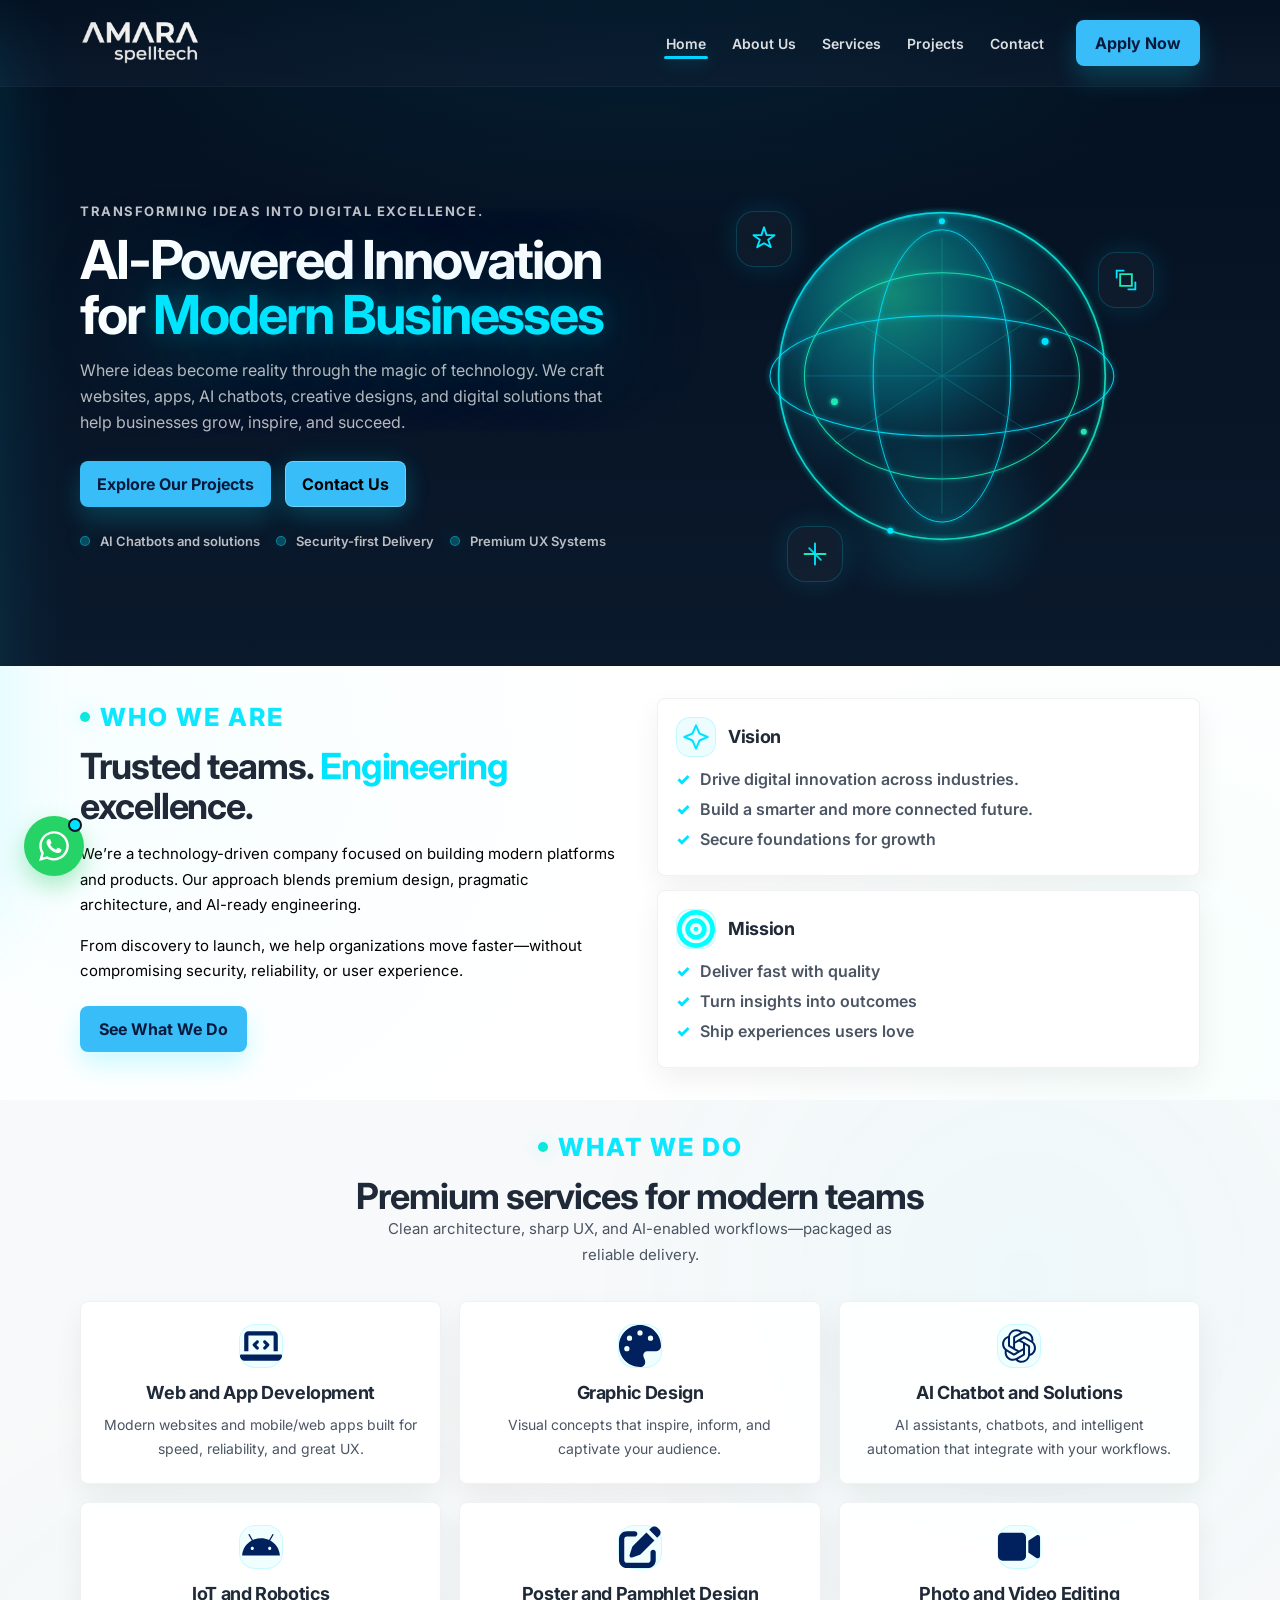
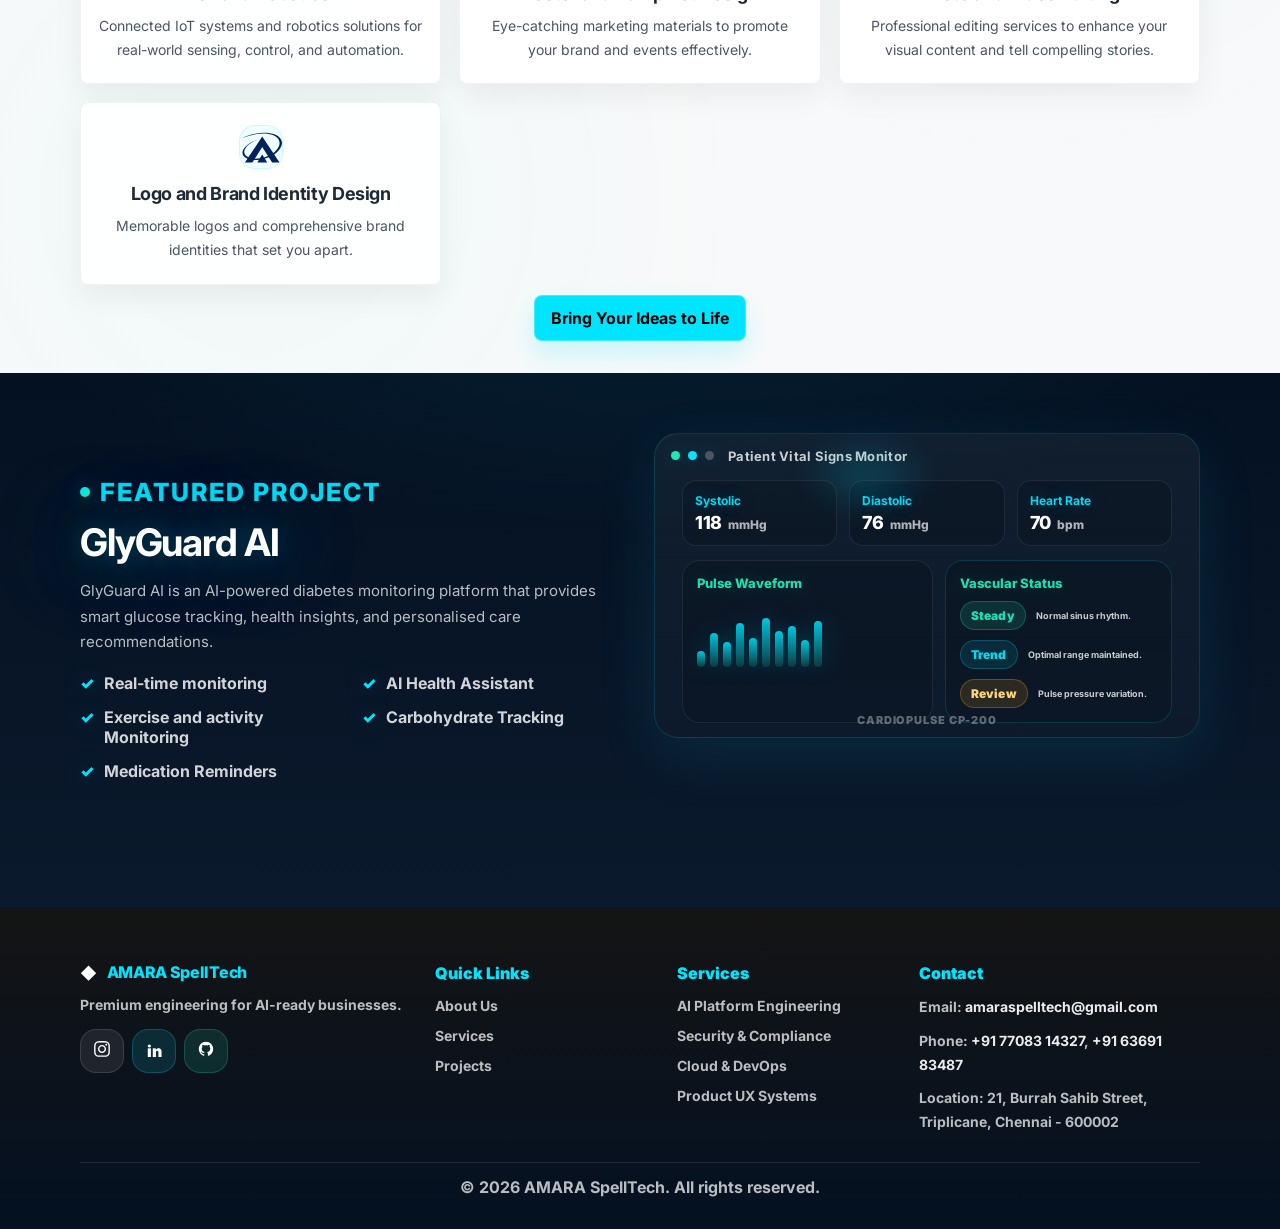
<file: index.html>
<!doctype html>
<html lang="en">

<head>
  <meta charset="UTF-8" />
  <meta name="viewport" content="width=device-width, initial-scale=1.0" />
  <meta name="description"
    content="AMARA SpellTech — AI-powered innovation, software development, cloud computing, and IT consulting for modern businesses." />
  <meta name="keywords"
    content="AMARA SpellTech, AI, software development, cloud computing, IT consulting, web development, chatbot" />
  <meta property="og:title" content="AMARA SpellTech — AI-Powered Innovation" />
  <meta property="og:description"
    content="From intelligent chatbots to enterprise software and cloud platforms, we build technology solutions that drive growth." />
  <meta property="og:type" content="website" />
  <meta property="og:url" content="https://amaraspelltech.com" />
  <meta name="twitter:card" content="summary_large_image" />

  <title>AMARA SpellTech — AI-Powered Innovation</title>

  <link rel="icon" type="image/png" href="./favicon.png" />

  <!-- Fonts -->
  <link rel="preconnect" href="https://fonts.googleapis.com" />
  <link rel="preconnect" href="https://fonts.gstatic.com" crossorigin />
  <link href="https://fonts.googleapis.com/css2?family=Inter:wght@400;500;600;700;800&display=swap" rel="stylesheet" />

  <!-- Font Awesome -->
  <link rel="stylesheet" href="https://cdnjs.cloudflare.com/ajax/libs/font-awesome/6.5.1/css/all.min.css" />

  <link rel="stylesheet" href="./styles.css" />

  <!-- Structured Data (JSON-LD) for SEO -->
  <script type="application/ld+json">
  {
    "@context": "https://schema.org",
    "@type": "ProfessionalService",
    "name": "AMARA SpellTech",
    "image": "https://amaraspelltech.com/logo.png",
    "@id": "https://amaraspelltech.com/#organization",
    "url": "https://amaraspelltech.com",
    "telephone": "+916369183487",
    "email": "amaraspelltech@gmail.com",
    "priceRange": "$$",
    "address": {
      "@type": "PostalAddress",
      "streetAddress": "21, Burrah Sahib Street, Triplicane",
      "addressLocality": "Chennai",
      "addressRegion": "Tamil Nadu",
      "postalCode": "600002",
      "addressCountry": "IN"
    },
    "geo": {
      "@type": "GeoCoordinates",
      "latitude": 13.0612,
      "longitude": 80.2705
    },
    "founder": {
      "@type": "Person",
      "name": "Mohammed Suhail"
    },
    "sameAs": [
      "https://www.instagram.com/a.m.a.r.a_spelltech",
      "https://www.linkedin.com/in/mohammed-suhail-n-it-6683303a3",
      "https://github.com/110124205032-sudo"
    ],
    "knowsAbout": [
      "Web Development",
      "Mobile App Development",
      "AI Chatbots & Automation",
      "Graphic Design",
      "Poster and Pamphlet Design",
      "IoT & Robotics",
      "Brand Identity & Logo Design"
    ]
  }
  </script>
</head>

<body>
  <!-- Reusable SVG Gradients -->
  <svg style="width:0; height:0; position:absolute;" aria-hidden="true">
    <defs>
      <linearGradient id="cyanTealGradient" x1="0%" y1="0%" x2="100%" y2="100%">
        <stop offset="0%" stop-color="#00E5FF" />
        <stop offset="100%" stop-color="#1DE9B6" />
      </linearGradient>
    </defs>
  </svg>

  <!-- Shared Header -->
  <div data-include="navbar"></div>

  <!-- Hero -->
  <section class="section section--dark" id="home">
    <div class="container hero">
      <div class="hero-left">
        <div class="kicker">Transforming Ideas into Digital Excellence.</div>
        <h1 class="hero-title">
          AI-Powered Innovation for <span class="accent"
            style="text-shadow: 0 0 100px rgba(0, 229, 255, 0.55), 0 0 26px rgba(0, 229, 255, 0.24);">Modern
            Businesses</span>
        </h1>
        <p class="hero-subtitle">
          Where ideas become reality through the magic of technology. We craft websites, apps, AI chatbots, creative
          designs, and digital solutions that help businesses grow, inspire, and succeed.
        <div class="hero-actions">
          <a class="btn btn--primary" href="projects.html">Explore Our Projects</a>
          <a class="btn btn--ghost" href="contact.html">Contact Us</a>
        </div>

        <div class="hero-trust" aria-label="Highlights">
          <div class="trust-item"><span class="trust-dot" aria-hidden="true"></span>AI Chatbots and solutions</div>
          <div class="trust-item"><span class="trust-dot" aria-hidden="true"></span>Security-first Delivery</div>
          <div class="trust-item"><span class="trust-dot" aria-hidden="true"></span>Premium UX Systems</div>
        </div>
      </div>

      <div class="hero-right" aria-label="Glowing tech graphic">
        <div class="globe-wrap">
          <!-- Neon abstract globe + orbit lines -->
          <svg class="globe" viewBox="0 0 600 600" role="img" aria-label="Globe graphic">
            <defs>
              <radialGradient id="g1" cx="35%" cy="25%" r="70%">
                <stop offset="0%" stop-color="#1DE9B6" stop-opacity="0.55" />
                <stop offset="45%" stop-color="#00E5FF" stop-opacity="0.25" />
                <stop offset="100%" stop-color="#041122" stop-opacity="0" />
              </radialGradient>
              <linearGradient id="stroke" x1="0" y1="0" x2="1" y2="1">
                <stop offset="0%" stop-color="#00E5FF" />
                <stop offset="100%" stop-color="#1DE9B6" />
              </linearGradient>
              <filter id="glow">
                <feGaussianBlur stdDeviation="3" result="blur" />
                <feMerge>
                  <feMergeNode in="blur" />
                  <feMergeNode in="SourceGraphic" />
                </feMerge>
              </filter>
            </defs>

            <circle cx="300" cy="300" r="190" fill="url(#g1)" />
            <circle cx="300" cy="300" r="190" fill="none" stroke="url(#stroke)" stroke-width="2" opacity="0.9"
              filter="url(#glow)" />

            <!-- Latitude/longitude rings -->
            <g opacity="0.9" filter="url(#glow)">
              <ellipse cx="300" cy="300" rx="200" ry="70" fill="none" stroke="#00E5FF" stroke-width="1.2" />
              <ellipse cx="300" cy="300" rx="160" ry="120" fill="none" stroke="#1DE9B6" stroke-width="1.2" />
              <ellipse cx="300" cy="300" rx="80" ry="170" fill="none" stroke="#00E5FF" stroke-width="1.1" />
            </g>

            <!-- Orbit particles -->
            <g filter="url(#glow)">
              <circle cx="420" cy="260" r="4" fill="#00E5FF" />
              <circle cx="175" cy="330" r="4" fill="#1DE9B6" />
              <circle cx="300" cy="120" r="3.5" fill="#00E5FF" />
              <circle cx="465" cy="365" r="3.5" fill="#1DE9B6" />
              <circle cx="240" cy="480" r="3.5" fill="#00E5FF" />
            </g>

            <!-- Tech grid -->
            <g opacity="0.25">
              <path d="M140 300H460" stroke="#00E5FF" stroke-width="1" />
              <path d="M300 140V460" stroke="#1DE9B6" stroke-width="1" />
              <path d="M175 220L425 380" stroke="#00E5FF" stroke-width="1" />
              <path d="M425 220L175 380" stroke="#1DE9B6" stroke-width="1" />
            </g>
          </svg>

          <!-- Floating AI/tech icons -->
          <div class="float-icon i-1" aria-hidden="true">
            <svg width="28" height="28" viewBox="0 0 24 24" fill="none" xmlns="http://www.w3.org/2000/svg">
              <path d="M12 2l2.2 6.7H21l-5.4 3.9L17.8 19 12 15.6 6.2 19l2.2-6.4L3 8.7h6.8L12 2z" stroke="#00E5FF"
                stroke-width="1.6" stroke-linejoin="round" />
            </svg>
          </div>
          <div class="float-icon i-2" aria-hidden="true">
            <svg width="28" height="28" viewBox="0 0 24 24" fill="none" xmlns="http://www.w3.org/2000/svg">
              <path d="M7 7h10v10H7V7z" stroke="#1DE9B6" stroke-width="1.6" />
              <path d="M4 10V4h6" stroke="#00E5FF" stroke-width="1.6" stroke-linecap="round" />
              <path d="M20 14v6h-6" stroke="#00E5FF" stroke-width="1.6" stroke-linecap="round" />
            </svg>
          </div>
          <div class="float-icon i-3" aria-hidden="true">
            <svg width="28" height="28" viewBox="0 0 24 24" fill="none" xmlns="http://www.w3.org/2000/svg">
              <path d="M12 3v18" stroke="#00E5FF" stroke-width="1.6" stroke-linecap="round" />
              <path d="M3 12h18" stroke="#1DE9B6" stroke-width="1.6" stroke-linecap="round" />
              <path d="M7 7l10 10" stroke="#00E5FF" stroke-width="1.6" stroke-linecap="round" opacity="0.9" />
            </svg>
          </div>

          <!-- subtle neon base -->
          <div class="neon-base" aria-hidden="true"></div>
        </div>
      </div>
    </div>
  </section>

  <!-- About Us -->
  <section class="section section--light" id="about">
    <div class="container about">
      <div class="about-left">
        <div class="section-label"><span class="accent-dot"></span> Who We Are</div>
        <h2 class="section-title section-title--dark">
          Trusted teams. <span class="accent">Engineering</span> excellence.
        </h2>
        <p class="body body--dark">
          We’re a technology-driven company focused on building modern platforms and products.
          Our approach blends premium design, pragmatic architecture, and AI-ready engineering.
        </p>
        <p class="body body--dark">
          From discovery to launch, we help organizations move faster—without compromising security, reliability, or
          user experience.
        </p>

        <div class="about-actions">
          <a class="btn btn--primary" href="#services">See What We Do</a>
        </div>
      </div>

      <div class="about-right" role="list" aria-label="Vision and Mission cards">
        <div class="info-card">
          <div class="info-card-top">
            <div class="line-icon" aria-hidden="true">
              <svg width="28" height="28" viewBox="0 0 24 24" fill="none" xmlns="http://www.w3.org/2000/svg">
                <path d="M12 2l3 7 7 3-7 3-3 7-3-7-7-3 7-3 3-7z" stroke="#00E5FF" stroke-width="1.7"
                  stroke-linejoin="round" />
              </svg>
            </div>
            <h3 class="info-card-title">Vision</h3>
          </div>
          <ul class="check-list">
            <li><span class="check">✓</span>Drive digital innovation across industries.</li>
            <li><span class="check">✓</span>Build a smarter and more connected future.</li>
            <li><span class="check">✓</span>Secure foundations for growth</li>
          </ul>
        </div>

        <div class="info-card">
          <div class="info-card-top">
            <div class="line-icon" aria-hidden="true">
              <svg xmlns="http://www.w3.org/2000/svg" viewBox="0 0 512 512">
                <path fill="#00FFFF"
                  d="M448 256a192 192 0 1 0 -384 0 192 192 0 1 0 384 0zM0 256a256 256 0 1 1 512 0 256 256 0 1 1 -512 0zm256 80a80 80 0 1 0 0-160 80 80 0 1 0 0 160zm0-224a144 144 0 1 1 0 288 144 144 0 1 1 0-288zM224 256a32 32 0 1 1 64 0 32 32 0 1 1 -64 0z" />
              </svg>

            </div>
            <h3 class="info-card-title">Mission</h3>
          </div>
          <ul class="check-list">
            <li><span class="check">✓</span>Deliver fast with quality</li>
            <li><span class="check">✓</span>Turn insights into outcomes</li>
            <li><span class="check">✓</span>Ship experiences users love</li>
          </ul>
        </div>
      </div>
    </div>
  </section>

  <!-- Services -->
  <section class="section section--offwhite" id="services">
    <div class="container">
      <div class="center-head">
        <div class="section-label section-label--center"><span class="accent-dot"></span> What We Do</div>
        <h2 class="section-title section-title--dark">Premium services for modern teams</h2>
        <p class="body body--dark" style="max-width: 62ch; margin: 0 auto;">
          Clean architecture, sharp UX, and AI-enabled workflows—packaged as reliable delivery.
        </p>
      </div>

      <div class="grid-3 services-grid" role="list" aria-label="Services">
        <!-- 1. Web and app development -->
        <div class="feature-card" role="listitem">
          <div class="line-icon line-icon--c">
            <svg xmlns="http://www.w3.org/2000/svg" viewBox="0 0 640 640">
              <path fill="rgb(0, 33, 93)"
                d="M64 160C64 124.7 92.7 96 128 96L512 96C547.3 96 576 124.7 576 160L576 400L512 400L512 160L128 160L128 400L64 400L64 160zM0 467.2C0 456.6 8.6 448 19.2 448L620.8 448C631.4 448 640 456.6 640 467.2C640 509.6 605.6 544 563.2 544L76.8 544C34.4 544 0 509.6 0 467.2zM281 273L250 304L281 335C290.4 344.4 290.4 359.6 281 368.9C271.6 378.2 256.4 378.3 247.1 368.9L199.1 320.9C189.7 311.5 189.7 296.3 199.1 287L247.1 239C256.5 229.6 271.7 229.6 281 239C290.3 248.4 290.4 263.6 281 272.9zM393 239L441 287C450.4 296.4 450.4 311.6 441 320.9L393 368.9C383.6 378.3 368.4 378.3 359.1 368.9C349.8 359.5 349.7 344.3 359.1 335L390.1 304L359.1 273C349.7 263.6 349.7 248.4 359.1 239.1C368.5 229.8 383.7 229.7 393 239.1z" />
            </svg>
          </div>
          <h3 class="feature-title">Web and App Development</h3>
          <p class="feature-desc">Modern websites and mobile/web apps built for speed, reliability, and great UX.</p>
        </div>

        <!-- 2. Graphic Design -->
        <div class="feature-card" role="listitem">
          <div class="line-icon line-icon--c">
            <svg xmlns="http://www.w3.org/2000/svg"
              viewBox="0 0 512 512"><!--!Font Awesome Free v7.3.1 by @fontawesome - https://fontawesome.com License - https://fontawesome.com/license/free Copyright 2026 Fonticons, Inc.-->
              <path fill="rgb(0, 33, 93)"
                d="M512 256c0 .9 0 1.8 0 2.7-.4 36.5-33.6 61.3-70.1 61.3L344 320c-26.5 0-48 21.5-48 48 0 3.4 .4 6.7 1 9.9 2.1 10.2 6.5 20 10.8 29.9 6.1 13.8 12.1 27.5 12.1 42 0 31.8-21.6 60.7-53.4 62-3.5 .1-7 .2-10.6 .2-141.4 0-256-114.6-256-256S114.6 0 256 0 512 114.6 512 256zM128 288a32 32 0 1 0 -64 0 32 32 0 1 0 64 0zm0-96a32 32 0 1 0 0-64 32 32 0 1 0 0 64zM288 96a32 32 0 1 0 -64 0 32 32 0 1 0 64 0zm96 96a32 32 0 1 0 0-64 32 32 0 1 0 0 64z" />
            </svg>
          </div>
          <h3 class="feature-title">Graphic Design</h3>
          <p class="feature-desc">Visual concepts that inspire, inform, and captivate your audience.</p>
        </div>

        <!-- 3. AI chatbot and solutions -->
        <div class="feature-card" role="listitem">
          <div class="line-icon line-icon--c">
            <svg xmlns="http://www.w3.org/2000/svg" viewBox="0 0 640 640">
              <path fill="rgb(0, 33, 93)"
                d="M260.4 249.8L260.4 201.2C260.4 197.1 261.9 194 265.5 192L363.3 135.7C376.6 128 392.5 124.4 408.9 124.4C470.3 124.4 509.3 172 509.3 222.7C509.3 226.3 509.3 230.4 508.8 234.5L407.3 175.1C401.2 171.5 395 171.5 388.9 175.1L260.4 249.8zM488.7 439.2L488.7 323C488.7 315.8 485.6 310.7 479.5 307.1L351 232.4L393 208.3C396.6 206.3 399.7 206.3 403.2 208.3L501 264.7C529.2 281.1 548.1 315.9 548.1 349.7C548.1 388.6 525.1 424.5 488.7 439.3L488.7 439.3zM230.2 336.8L188.2 312.2C184.6 310.2 183.1 307.1 183.1 303L183.1 190.4C183.1 135.6 225.1 94.1 281.9 94.1C303.4 94.1 323.4 101.3 340.3 114.1L239.4 172.5C233.3 176.1 230.2 181.2 230.2 188.4L230.2 336.9L230.2 336.9zM320.6 389L260.4 355.2L260.4 283.5L320.6 249.7L380.8 283.5L380.8 355.2L320.6 389zM359.3 544.7C337.8 544.7 317.8 537.5 300.9 524.7L401.8 466.3C407.9 462.7 411 457.6 411 450.4L411 301.9L453.5 326.5C457.1 328.5 458.6 331.6 458.6 335.7L458.6 448.3C458.6 503.1 416.1 544.6 359.3 544.6L359.3 544.6zM237.8 430.5L140.1 374.2C111.9 357.8 93 323 93 289.2C93 249.8 116.6 214.4 152.9 199.6L152.9 316.3C152.9 323.5 156 328.6 162.1 332.2L290.1 406.4L248.1 430.5C244.5 432.5 241.4 432.5 237.9 430.5zM232.2 514.5C174.3 514.5 131.8 471 131.8 417.2C131.8 413.1 132.3 409 132.8 404.9L233.7 463.3C239.8 466.9 246 466.9 252.1 463.3L380.6 389.1L380.6 437.7C380.6 441.8 379.1 444.9 375.5 446.9L277.7 503.2C264.4 510.9 248.5 514.5 232.1 514.5L232.1 514.5zM359.2 575.4C421.2 575.4 472.9 531.4 484.6 473C541.9 458.1 578.8 404.4 578.8 349.6C578.8 313.8 563.4 278.9 535.8 253.9C538.4 243.1 539.9 232.4 539.9 221.6C539.9 148.4 480.5 93.6 411.9 93.6C398.1 93.6 384.8 95.6 371.5 100.3C348.5 77.8 316.7 63.4 281.9 63.4C219.9 63.4 168.2 107.4 156.5 165.8C99.2 180.6 62.3 234.4 62.3 289.2C62.3 325 77.7 359.9 105.3 384.9C102.7 395.7 101.2 406.4 101.2 417.2C101.2 490.4 160.6 545.2 229.2 545.2C243 545.2 256.3 543.2 269.6 538.5C292.6 561 324.4 575.4 359.2 575.4z" />
            </svg>

          </div>
          <h3 class="feature-title">AI Chatbot and Solutions</h3>
          <p class="feature-desc">AI assistants, chatbots, and intelligent automation that integrate with your
            workflows.</p>
        </div>

        <!-- 4. IoT and robotics -->
        <div class="feature-card" role="listitem">
          <div class="line-icon line-icon--c">
            <svg xmlns="http://www.w3.org/2000/svg" viewBox="0 0 640 640">
              <path fill="rgb(0, 33, 93)"
                d="M452.5 317.9C465.8 317.9 476.5 328.6 476.5 341.9C476.5 355.2 465.8 365.9 452.5 365.9C439.2 365.9 428.5 355.2 428.5 341.9C428.5 328.6 439.2 317.9 452.5 317.9zM187.4 317.9C200.7 317.9 211.4 328.6 211.4 341.9C211.4 355.2 200.7 365.9 187.4 365.9C174.1 365.9 163.4 355.2 163.4 341.9C163.4 328.6 174.1 317.9 187.4 317.9zM461.1 221.4L509 138.4C509.8 137.3 510.3 136 510.5 134.6C510.7 133.2 510.7 131.9 510.4 130.5C510.1 129.1 509.5 127.9 508.7 126.8C507.9 125.7 506.9 124.8 505.7 124.1C504.5 123.4 503.2 123 501.8 122.8C500.4 122.6 499.1 122.8 497.8 123.2C496.5 123.6 495.3 124.3 494.2 125.1C493.1 125.9 492.3 127.1 491.7 128.3L443.2 212.4C404.4 195 362.4 186 319.9 186C277.4 186 235.4 195 196.6 212.4L148.2 128.4C147.6 127.2 146.7 126.1 145.7 125.2C144.7 124.3 143.4 123.7 142.1 123.3C140.8 122.9 139.4 122.8 138.1 122.9C136.8 123 135.4 123.5 134.2 124.2C133 124.9 132 125.8 131.2 126.9C130.4 128 129.8 129.3 129.5 130.6C129.2 131.9 129.2 133.3 129.4 134.7C129.6 136.1 130.2 137.3 130.9 138.5L178.8 221.5C96.5 266.2 40.2 349.5 32 448L608 448C599.8 349.5 543.5 266.2 461.1 221.4z" />
            </svg>

          </div>
          <h3 class="feature-title">IoT and Robotics</h3>
          <p class="feature-desc">Connected IoT systems and robotics solutions for real-world sensing, control, and
            automation.</p>
        </div>

        <!-- 5. Poster and pamphlet design -->
        <div class="feature-card" role="listitem">
          <div class="line-icon line-icon--c">
            <svg xmlns="http://www.w3.org/2000/svg"
              viewBox="0 0 512 512"><!--!Font Awesome Free v7.3.1 by @fontawesome - https://fontawesome.com License - https://fontawesome.com/license/free Copyright 2026 Fonticons, Inc.-->
              <path fill="rgb(0, 33, 93)"
                d="M471.6 21.7c-21.9-21.9-57.3-21.9-79.2 0L368 46.1 465.9 144 490.3 119.6c21.9-21.9 21.9-57.3 0-79.2L471.6 21.7zm-299.2 220c-6.1 6.1-10.8 13.6-13.5 21.9l-29.6 88.8c-2.9 8.6-.6 18.1 5.8 24.6s15.9 8.7 24.6 5.8l88.8-29.6c8.2-2.7 15.7-7.4 21.9-13.5L432 177.9 334.1 80 172.4 241.7zM96 64C43 64 0 107 0 160L0 416c0 53 43 96 96 96l256 0c53 0 96-43 96-96l0-96c0-17.7-14.3-32-32-32s-32 14.3-32 32l0 96c0 17.7-14.3 32-32 32L96 448c-17.7 0-32-14.3-32-32l0-256c0-17.7 14.3-32 32-32l96 0c17.7 0 32-14.3 32-32s-14.3-32-32-32L96 64z" />
            </svg>
          </div>
          <h3 class="feature-title">Poster and Pamphlet Design</h3>
          <p class="feature-desc">Eye-catching marketing materials to promote your brand and events effectively.</p>
        </div>

        <!-- 6. Photo and video editing -->
        <div class="feature-card" role="listitem">
          <div class="line-icon line-icon--c">
            <svg xmlns="http://www.w3.org/2000/svg" viewBox="0 0 576 512">
              <path fill="rgb(0, 33, 93)"
                d="M0 128C0 92.7 28.7 64 64 64H320c35.3 0 64 28.7 64 64V384c0 35.3-28.7 64-64 64H64c-35.3 0-64-28.7-64-64V128zM559.1 99.8c10.4 5.6 16.9 16.4 16.9 28.2V384c0 11.8-6.5 22.6-16.9 28.2s-23 5-32.9-1.6l-96-64L416 337.1V320 192 174.9l14.2-9.5 96-64c9.8-6.5 22.4-7.2 32.9-1.6z" />
            </svg>
          </div>
          <h3 class="feature-title">Photo and Video Editing</h3>
          <p class="feature-desc">Professional editing services to enhance your visual content and tell compelling
            stories.</p>
        </div>

        <!-- 7. Logo and brand identity design -->
        <div class="feature-card" role="listitem">
          <div class="line-icon line-icon--c">
            <svg xmlns="http://www.w3.org/2000/svg"
              viewBox="0 0 576 512"><!--!Font Awesome Free v7.3.1 by @fontawesome - https://fontawesome.com License - https://fontawesome.com/license/free Copyright 2026 Fonticons, Inc.-->
              <path fill="rgb(0, 33, 93)"
                d="M517.5 309.2c38.8-40 58.1-80 58.5-116.1 .8-65.5-59.4-118.2-169.4-135-128.7-19.7-288.5 15.5-406.6 82.4 52-26.5 110.6-48.2 170.7-58.2 74.5-20.5 153-25.4 221.3-14.8 152.5 23.8 196.8 127.5 98.8 231.7-10.2 10.8-22 21.1-35 30.6L304.9 103.4 114.7 388.9c-65.6-29.4-76.5-90.2-19.1-151.2 20.8-22.2 48.3-41.9 79.5-58.1 20-12.2 39.7-22.6 62-30.7-65.1 20.3-122.7 52.9-161.6 92.9-27.7 28.6-41.4 57.1-41.7 82.9-.5 35.1 23.4 65.1 68.4 83l-34.5 51.7 101.6 0 22-34.4c22.2 1 45.3 0 68.6-2.7l-22.8 37.1 135.5 0-32.6-53.1c18.6-5.3 36.9-11.5 54.5-18.7l45.9 71.8 101.6 0-73.4-110.4c18.5-12.1 35-25.5 48.9-39.8zM329.9 389.7l-25-40.6-32.7 53.3c-23.4 3.5-46.7 5.1-69.2 4.4l101.9-159.3 78.7 123c-17.2 7.4-35.3 13.9-53.7 19.2z" />
            </svg>
          </div>
          <h3 class="feature-title">Logo and Brand Identity Design</h3>
          <p class="feature-desc">Memorable logos and comprehensive brand identities that set you apart.</p>
        </div>

      </div>
      <div style="text-align: center;"> <a class="btn btn--primary" href="./contact.html"
          style="margin-top: 10px; background: var(--cyan); color: black; border-color: rgba(255,255,255,0.25); box-shadow: 0 12px 26px rgba(0,229,255,0.20);">Bring
          Your Ideas to Life</a>

      </div>
    </div>
  </section>

  <!-- Featured Project -->
  <section class="section section--dark" id="projects">
    <div class="container project">
      <div class="project-left">
        <div class="section-label"><span class="accent-dot"
            style="text-shadow: 0 0 85px rgba(0, 229, 255, 0.55), 0 0 26px rgba(0, 229, 255, 0.24);"></span> Featured
          Project</div>
        <h2 class="section-title"
          style="text-shadow: 0 0 85px rgba(0, 229, 255, 0.55), 0 0 26px rgba(0, 229, 255, 0.24);">GlyGuard AI</h2>
        <p class="body body--light">GlyGuard AI is an AI-powered diabetes monitoring platform that provides smart
          glucose tracking, health insights, and personalised care recommendations.
        </p>

        <div class="bullet-grid" role="list" aria-label="Project benefits">
          <div class="bullet-item"><span class="check check--glow">✓</span>Real-time monitoring</div>
          <div class="bullet-item"><span class="check check--glow">✓</span>AI Health Assistant</div>
          <div class="bullet-item"><span class="check check--glow">✓</span>Exercise and activity Monitoring </div>
          <div class="bullet-item"><span class="check check--glow">✓</span>Carbohydrate Tracking</div>
          <div class="bullet-item"><span class="check check--glow">✓</span>Medication Reminders</div>

        </div>

        <div class="project-actions">
        </div>

      </div>

      <div class="project-right" aria-label="Product mockup">
        <div class="mockup-stack">
          <div class="mockup laptop" aria-hidden="true">
            <div class="mockup-topbar">
              <span class="dot" style="background:#1DE9B6"></span>
              <span class="dot" style="background:#00E5FF"></span>
              <span class="dot" style="background:#4B5563"></span>
              <div class="mockup-title">Patient Vital Signs Monitor</div>

            </div>
            <div class="mockup-body">
              <div class="dash-row">
                <div class="metric">
                  <div class="metric-label metric-label--glow">Systolic</div>
                  <div class="metric-value metric-value--blood">118<span class="metric-unit">mmHg</span></div>
                </div>
                <div class="metric">
                  <div class="metric-label metric-label--glow">Diastolic</div>
                  <div class="metric-value metric-value--blood">76<span class="metric-unit">mmHg</span></div>
                </div>
                <div class="metric">
                  <div class="metric-label metric-label--glow">Heart Rate</div>
                  <div class="metric-value metric-value--blood">70<span class="metric-unit">bpm</span></div>
                </div>

              </div>

              <div class="dash-panels">
                <div class="panel panel--chart panel--vitals" aria-label="Pulse waveform">
                  <div class="panel-title panel-title--teal">Pulse Waveform</div>
                  <div class="pulse-bars" aria-hidden="true">
                    <span></span><span></span><span></span><span></span><span></span><span></span><span></span><span></span><span></span><span></span>
                  </div>
                </div>
                <div class="panel panel--list panel--vascular" aria-label="Vascular status">
                  <div class="panel-title panel-title--teal">Vascular Status</div>
                  <ul class="panel-list panel-list--vascular" role="list">
                    <li>
                      <span class="v-pill v-pill--steady">Steady</span>
                      <span class="v-text">Normal sinus rhythm.</span>
                    </li>
                    <li>
                      <span class="v-pill v-pill--trend">Trend</span>
                      <span class="v-text">Optimal range maintained.</span>
                    </li>
                    <li>
                      <span class="v-pill v-pill--review">Review</span>
                      <span class="v-text">Pulse pressure variation.</span>
                    </li>
                  </ul>
                </div>
              </div>

            </div>

            <div class="mockup-frame-mark" aria-hidden="true">CardioPulse CP-200</div>
          </div>


          <!-- <div class="mockup phone" aria-hidden="true">
            <div class="phone-notch"></div>
            <div class="phone-screen">
              <div class="phone-head">AI Status</div>
              <div class="phone-row">
                <div class="ring">
                  <div class="ring-inner"></div>
                </div>
                <div>
                  <div class="phone-k">Model health</div>
                  <div class="phone-v"><span class="accent">Stable</span></div>
                </div>
              </div>
              <div class="phone-cards">
                <div class="mini-card">Anomaly score ↓</div>
                <div class="mini-card">Alerts auto-routed</div>
                <div class="mini-card">Latency under target</div>
              </div>
            </div>
          </div> -->

          <div class="mockup-glow" aria-hidden="true"></div>
        </div>
      </div>
    </div>
  </section>




  <!-- Shared Footer -->
  <div data-include="footer"></div>

  <button id="back-to-top" type="button" aria-label="Back to Top">↑</button>

  <script src="./script.js"></script>
</body>

</html>
</file>
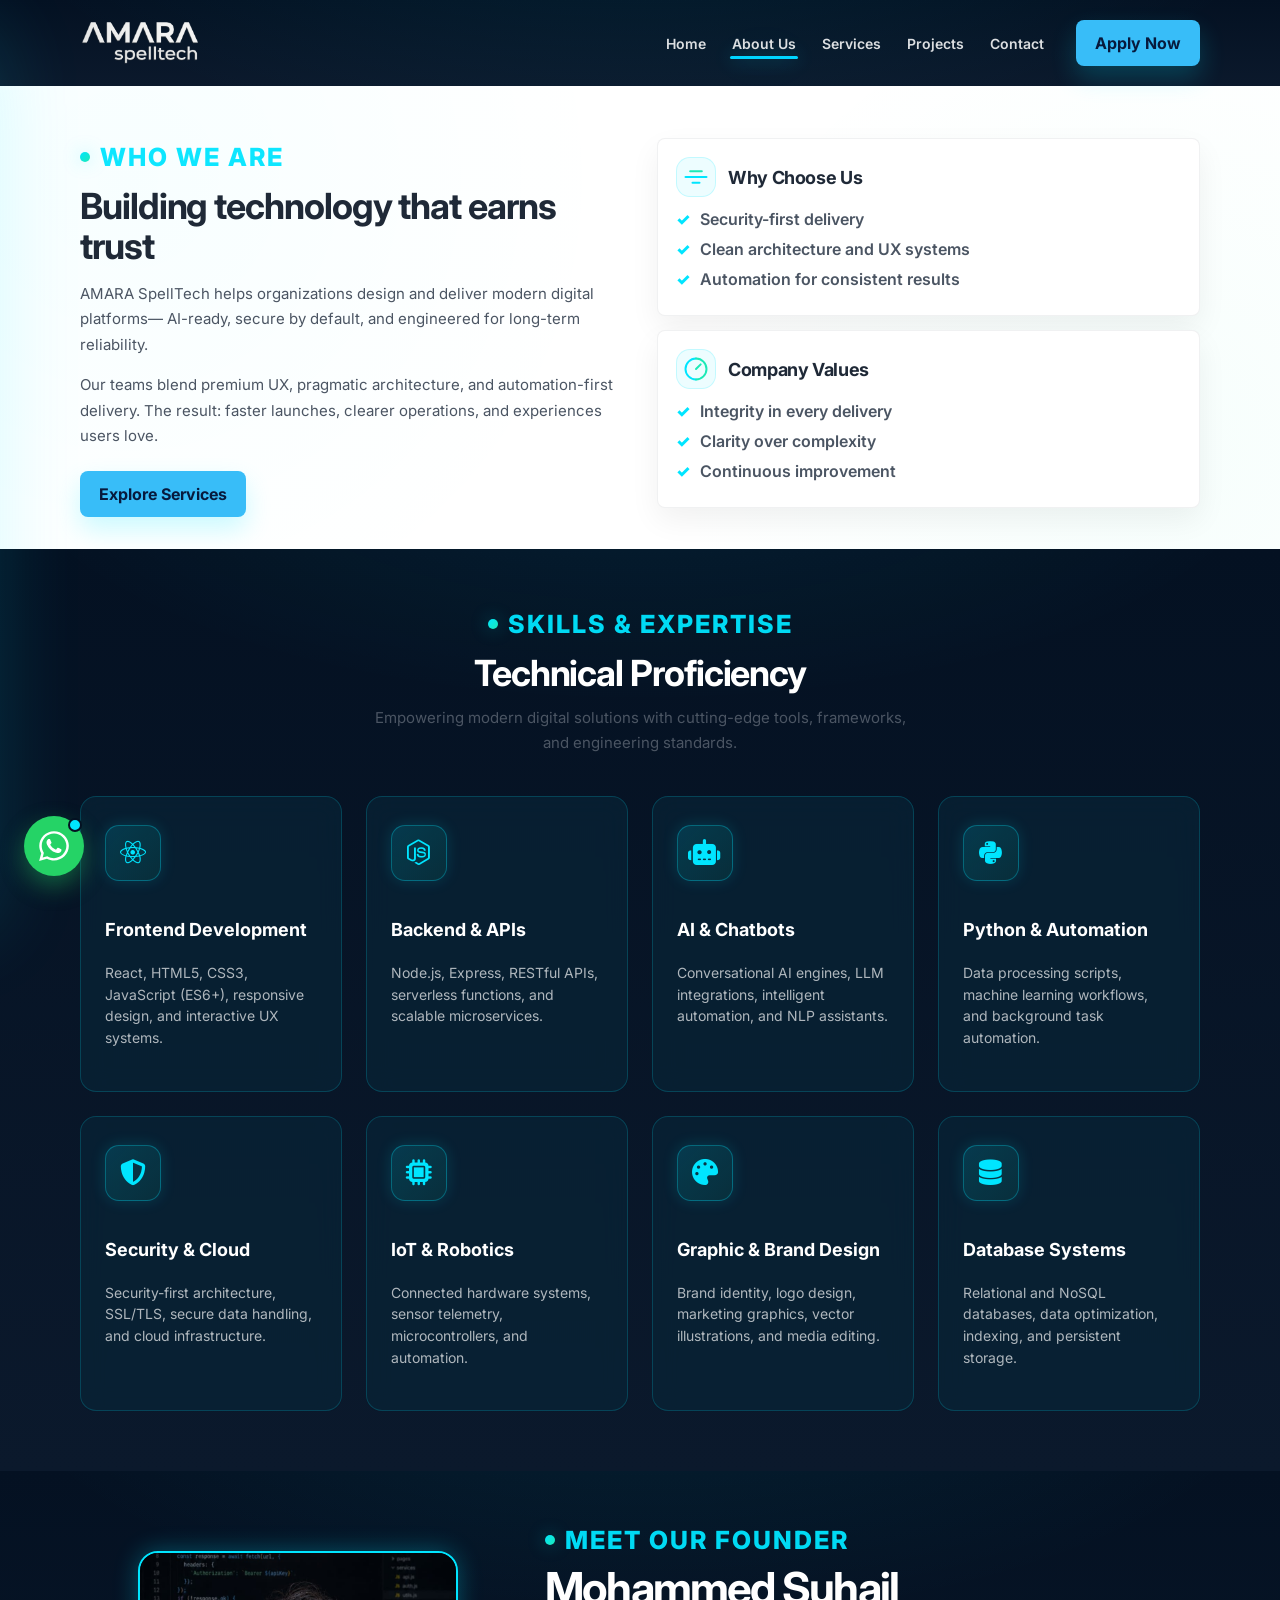
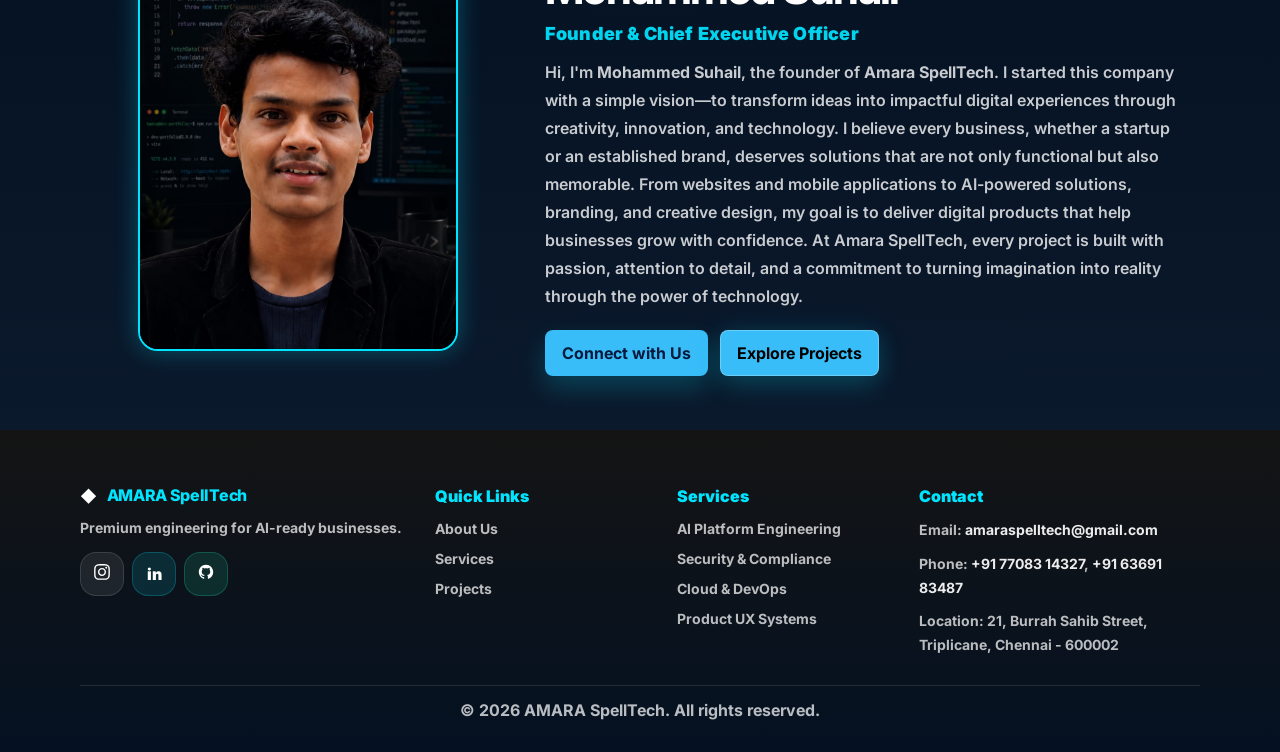
<file: about-us.html>
<!doctype html>
<html lang="en">
<head>
  <meta charset="UTF-8" />
  <meta name="viewport" content="width=device-width, initial-scale=1.0" />
  <meta name="description" content="About AMARA SpellTech — mission, vision, values, and our founder." />
  <meta name="keywords" content="AMARA SpellTech, about us, founder, CEO, technology company" />
  <meta property="og:title" content="About Us — AMARA SpellTech" />
  <meta property="og:description" content="Building technology that earns trust — AI-ready, secure by default, engineered for reliability." />
  <meta property="og:type" content="website" />
  <meta name="twitter:card" content="summary_large_image" />

  <title>About Us — AMARA SpellTech</title>

  <link rel="icon" type="image/png" href="./favicon.png" />

  <!-- Fonts -->
  <link rel="preconnect" href="https://fonts.googleapis.com" />
  <link rel="preconnect" href="https://fonts.gstatic.com" crossorigin />
  <link href="https://fonts.googleapis.com/css2?family=Inter:wght@400;500;600;700;800&display=swap" rel="stylesheet" />

  <!-- Font Awesome -->
  <link rel="stylesheet" href="https://cdnjs.cloudflare.com/ajax/libs/font-awesome/6.5.1/css/all.min.css" />

  <link rel="stylesheet" href="./styles.css" />

  <!-- Structured Data (JSON-LD) for SEO -->
  <script type="application/ld+json">
  {
    "@context": "https://schema.org",
    "@type": "AboutPage",
    "name": "About Us — AMARA SpellTech",
    "description": "Learn about AMARA SpellTech, our mission, vision, values, and founder Mohammed Suhail.",
    "mainEntity": {
      "@type": "Person",
      "name": "Mohammed Suhail",
      "jobTitle": "Founder & Chief Executive Officer",
      "worksFor": {
        "@type": "Organization",
        "name": "AMARA SpellTech",
        "url": "https://amaraspelltech.com"
      },
      "sameAs": [
        "https://www.linkedin.com/in/mohammed-suhail-n-it-6683303a3",
        "https://github.com/110124205032-sudo"
      ]
    }
  }
  </script>
</head>
<body>
  <div data-include="navbar"></div>

  <section class="section section--light" id="about">
    <div class="container about" style="padding-top: 20px;">
      <div class="about-left">
        <div class="section-label"><span class="accent-dot"></span> Who We Are</div>
        <h2 class="section-title section-title--dark">Building technology that earns trust</h2>
        <p class="body" style="margin-top: 14px;">
          AMARA SpellTech helps organizations design and deliver modern digital platforms—
          AI-ready, secure by default, and engineered for long-term reliability.
        </p>

        <p class="body">
          Our teams blend premium UX, pragmatic architecture, and automation-first delivery.
          The result: faster launches, clearer operations, and experiences users love.
        </p>

        <div class="about-actions">
          <a class="btn btn--primary" href="./services.html">Explore Services</a>
        </div>
      </div>

      <div class="about-right" role="list" aria-label="Why choose us and company values">
        <div class="info-card" role="listitem">
          <div class="info-card-top">
            <div class="line-icon" aria-hidden="true">
              <svg width="28" height="28" viewBox="0 0 24 24" fill="none" xmlns="http://www.w3.org/2000/svg">
                <path d="M3 12h18" stroke="#00E5FF" stroke-width="1.7" stroke-linecap="round"/>
                <path d="M7 7h10" stroke="#1DE9B6" stroke-width="1.7" stroke-linecap="round"/>
                <path d="M9 17h6" stroke="#00E5FF" stroke-width="1.7" stroke-linecap="round"/>
              </svg>
            </div>
            <h3 class="info-card-title">Why Choose Us</h3>
          </div>
          <ul class="check-list">
            <li><span class="check">✓</span>Security-first delivery</li>
            <li><span class="check">✓</span>Clean architecture and UX systems</li>
            <li><span class="check">✓</span>Automation for consistent results</li>
          </ul>
        </div>

        <div class="info-card" role="listitem">
          <div class="info-card-top">
            <div class="line-icon" aria-hidden="true">
              <svg width="28" height="28" viewBox="0 0 24 24" fill="none" xmlns="http://www.w3.org/2000/svg">
                <path d="M12 3a9 9 0 0 0 0 18" stroke="#00E5FF" stroke-width="1.7" stroke-linecap="round"/>
                <path d="M12 3a9 9 0 0 1 0 18" stroke="#1DE9B6" stroke-width="1.7" stroke-linecap="round"/>
                <path d="M12 12l4-4" stroke="#1DE9B6" stroke-width="1.7" stroke-linecap="round"/>
              </svg>
            </div>
            <h3 class="info-card-title">Company Values</h3>
          </div>
          <ul class="check-list">
            <li><span class="check">✓</span>Integrity in every delivery</li>
            <li><span class="check">✓</span>Clarity over complexity</li>
            <li><span class="check">✓</span>Continuous improvement</li>
          </ul>
        </div>
      </div>
    </div>
  </section>

  <!-- Skills & Technical Proficiency Section -->
  <section class="section section--dark skills-section" id="skills">
    <div class="container">
      <div class="center-head fade-up" data-animate-on-scroll>
        <div class="section-label section-label--center"><span class="accent-dot"></span> Skills & Expertise</div>
        <h2 class="section-title">Technical Proficiency</h2>
        <p class="body" style="max-width: 60ch; margin: 12px auto 0; text-align: center;">
          Empowering modern digital solutions with cutting-edge tools, frameworks, and engineering standards.
        </p>
      </div>

      <div class="skills-grid" role="list" aria-label="Skills and Technical Proficiency">
        <!-- 1. Frontend Development -->
        <div class="skill-card fade-up" data-animate-on-scroll role="listitem">
          <div class="skill-icon-wrap">
            <i class="fa-brands fa-react" aria-hidden="true"></i>
          </div>
          <h3 class="skill-title">Frontend Development</h3>
          <p class="skill-desc">React, HTML5, CSS3, JavaScript (ES6+), responsive design, and interactive UX systems.</p>
        </div>

        <!-- 2. Backend & APIs -->
        <div class="skill-card fade-up" data-animate-on-scroll role="listitem">
          <div class="skill-icon-wrap">
            <i class="fa-brands fa-node-js" aria-hidden="true"></i>
          </div>
          <h3 class="skill-title">Backend & APIs</h3>
          <p class="skill-desc">Node.js, Express, RESTful APIs, serverless functions, and scalable microservices.</p>
        </div>

        <!-- 3. AI & Chatbots -->
        <div class="skill-card fade-up" data-animate-on-scroll role="listitem">
          <div class="skill-icon-wrap">
            <i class="fa-solid fa-robot" aria-hidden="true"></i>
          </div>
          <h3 class="skill-title">AI & Chatbots</h3>
          <p class="skill-desc">Conversational AI engines, LLM integrations, intelligent automation, and NLP assistants.</p>
        </div>

        <!-- 4. Python & Analytics -->
        <div class="skill-card fade-up" data-animate-on-scroll role="listitem">
          <div class="skill-icon-wrap">
            <i class="fa-brands fa-python" aria-hidden="true"></i>
          </div>
          <h3 class="skill-title">Python & Automation</h3>
          <p class="skill-desc">Data processing scripts, machine learning workflows, and background task automation.</p>
        </div>

        <!-- 5. Security & Cloud -->
        <div class="skill-card fade-up" data-animate-on-scroll role="listitem">
          <div class="skill-icon-wrap">
            <i class="fa-solid fa-shield-halved" aria-hidden="true"></i>
          </div>
          <h3 class="skill-title">Security & Cloud</h3>
          <p class="skill-desc">Security-first architecture, SSL/TLS, secure data handling, and cloud infrastructure.</p>
        </div>

        <!-- 6. IoT & Robotics -->
        <div class="skill-card fade-up" data-animate-on-scroll role="listitem">
          <div class="skill-icon-wrap">
            <i class="fa-solid fa-microchip" aria-hidden="true"></i>
          </div>
          <h3 class="skill-title">IoT & Robotics</h3>
          <p class="skill-desc">Connected hardware systems, sensor telemetry, microcontrollers, and automation.</p>
        </div>

        <!-- 7. UI/UX & Graphic Design -->
        <div class="skill-card fade-up" data-animate-on-scroll role="listitem">
          <div class="skill-icon-wrap">
            <i class="fa-solid fa-palette" aria-hidden="true"></i>
          </div>
          <h3 class="skill-title">Graphic & Brand Design</h3>
          <p class="skill-desc">Brand identity, logo design, marketing graphics, vector illustrations, and media editing.</p>
        </div>

        <!-- 8. Database Systems -->
        <div class="skill-card fade-up" data-animate-on-scroll role="listitem">
          <div class="skill-icon-wrap">
            <i class="fa-solid fa-database" aria-hidden="true"></i>
          </div>
          <h3 class="skill-title">Database Systems</h3>
          <p class="skill-desc">Relational and NoSQL databases, data optimization, indexing, and persistent storage.</p>
        </div>
      </div>
    </div>
  </section>

  <!-- CEO / Founder Profile -->
  <section class="section section--dark" id="ceo-profile">
    <div class="container">
      <div class="ceo-profile" data-animate-on-scroll>
        <div class="ceo-profile__media" aria-label="CEO photo">
          <div class="ceo-profile__photo" style="background: linear-gradient(135deg, var(--navy-800), #082538); border: 2px solid var(--cyan); border-radius: 20px; overflow: hidden; display: flex; align-items: center; justify-content: center; box-shadow: 0 0 25px rgba(0, 229, 255, 0.3);">
            <img src="./profile1.jpeg" alt="Mohammed Suhail — CEO & Founder" style="width: 100%; height: 100%; object-fit: cover;" onerror="this.style.display='none'; this.nextElementSibling.style.display='flex';" />
            <div style="display:none; width: 100%; height: 100%; align-items: center; justify-content: center; font-size: 42px; font-weight: 800; color: var(--cyan); background: radial-gradient(circle, rgba(0,229,255,0.2) 0%, rgba(4,17,34,0.9) 100%);">MS</div>
          </div>
        </div>

        <div class="ceo-profile__content" data-animate-on-scroll>
          <div class="section-label">
            <span class="accent-dot"></span> Meet Our Founder
          </div>

          <h2 class="ceo-profile__title">Mohammed Suhail</h2>
          <h3 class="ceo-profile__subtitle">Founder & Chief Executive Officer</h3>

          <div class="ceo-profile__bio">
            <p>
              Hi, I'm <strong>Mohammed Suhail</strong>, the founder of <strong>Amara SpellTech</strong>. I started this company with a simple vision—to transform ideas into impactful digital experiences through creativity, innovation, and technology. I believe every business, whether a startup or an established brand, deserves solutions that are not only functional but also memorable. From websites and mobile applications to AI-powered solutions, branding, and creative design, my goal is to deliver digital products that help businesses grow with confidence. At Amara SpellTech, every project is built with passion, attention to detail, and a commitment to turning imagination into reality through the power of technology.
            </p>
          </div>

          <div class="ceo-profile__actions">
            <a class="btn btn--primary" href="./contact.html">Connect with Us</a>
            <a class="btn btn--ghost" href="./projects.html">Explore Projects</a>
          </div>
        </div>
      </div>
    </div>
  </section>

  <div data-include="footer"></div>

  <button id="back-to-top" type="button" aria-label="Back to Top">↑</button>

  <script src="./script.js"></script>
</body>
</html>
</file>
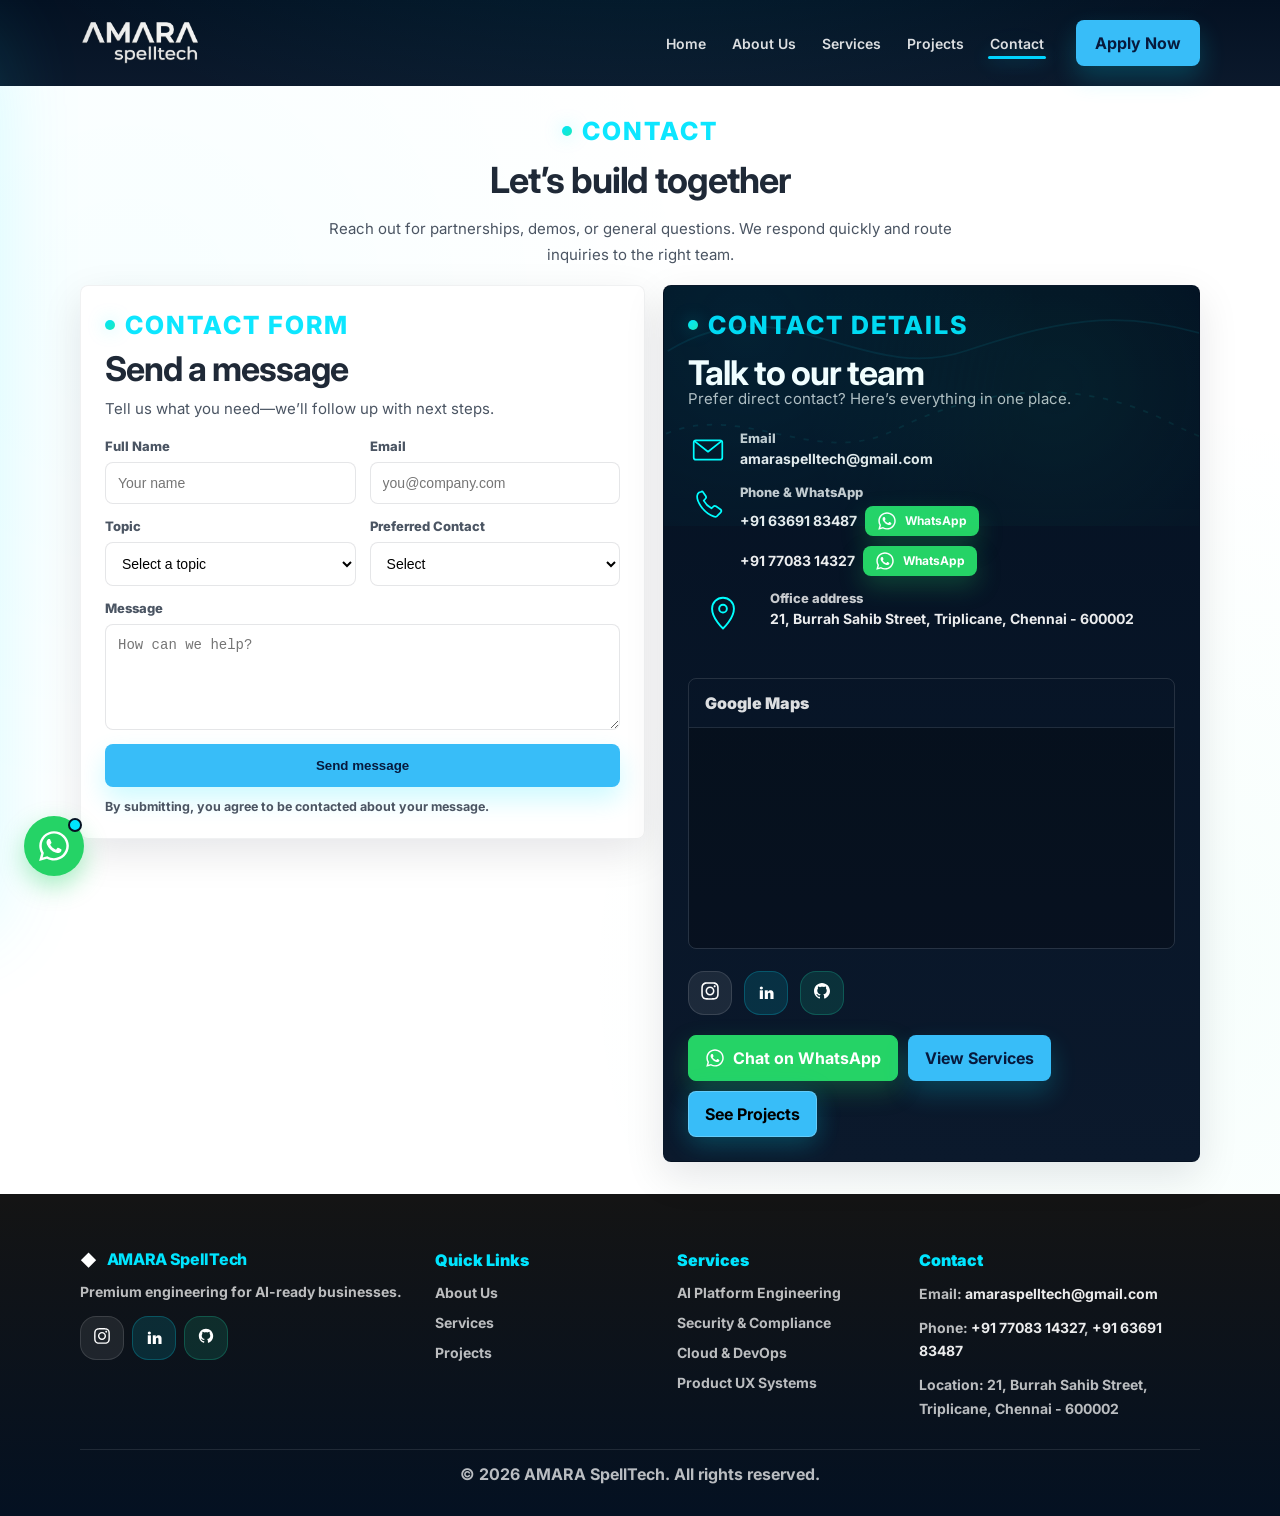
<file: contact.html>
<!doctype html>
<html lang="en">

<head>
  <meta charset="UTF-8" />
  <meta name="viewport" content="width=device-width, initial-scale=1.0" />
  <meta name="description" content="Contact AMARA SpellTech — phone, email, address, and contact form." />
  <meta name="keywords" content="AMARA SpellTech, contact, email, phone, address, partnership" />
  <meta property="og:title" content="Contact — AMARA SpellTech" />
  <meta property="og:description" content="Reach out for partnerships, demos, or general questions." />
  <meta property="og:type" content="website" />
  <meta name="twitter:card" content="summary_large_image" />

  <title>Contact — AMARA SpellTech</title>

  <link rel="icon" type="image/png" href="./favicon.png" />

  <!-- Fonts -->
  <link rel="preconnect" href="https://fonts.googleapis.com" />
  <link rel="preconnect" href="https://fonts.gstatic.com" crossorigin />
  <link href="https://fonts.googleapis.com/css2?family=Inter:wght@400;500;600;700;800&display=swap" rel="stylesheet" />

  <!-- Font Awesome -->
  <link rel="stylesheet" href="https://cdnjs.cloudflare.com/ajax/libs/font-awesome/6.5.1/css/all.min.css" />

  <link rel="stylesheet" href="./styles.css" />

  <!-- Structured Data (JSON-LD) for SEO -->
  <script type="application/ld+json">
  {
    "@context": "https://schema.org",
    "@type": "ContactPage",
    "name": "Contact AMARA SpellTech",
    "description": "Reach out to AMARA SpellTech for website development, AI chatbots, poster designs, and IoT solutions.",
    "mainEntity": {
      "@type": "ProfessionalService",
      "name": "AMARA SpellTech",
      "telephone": "+916369183487",
      "email": "amaraspelltech@gmail.com",
      "address": {
        "@type": "PostalAddress",
        "streetAddress": "21, Burrah Sahib Street, Triplicane",
        "addressLocality": "Chennai",
        "addressRegion": "TN",
        "postalCode": "600002",
        "addressCountry": "IN"
      }
    }
  }
  </script>
</head>

<body>
  <!-- Shared Header -->
  <div data-include="navbar"></div>

  <section class="section section--light" style="padding-top: 20px;">
    <div class="container contact-wrap">
      <div class="center-head">
        <div class="section-label section-label--center"><span class="accent-dot"></span> Contact</div>
        <h2 class="section-title section-title--dark">Let’s build together</h2>
        <p class="body" style="margin: 16px auto 0; max-width: 70ch;">
          Reach out for partnerships, demos, or general questions. We respond quickly and route inquiries to the right
          team.
        </p>
      </div>

      <div class="contact-grid" style="margin-top: 18px;">
        <!-- Form -->
        <div class="contact-panel">
          <div class="section-label"><span class="accent-dot"></span> Contact Form</div>
          <h2 class="section-title section-title--dark" style="font-size: 34px; margin-top: 10px;">Send a message</h2>
          <p class="body" style="margin-top: 8px;">Tell us what you need—we’ll follow up with next steps.</p>

          <form class="form" id="contact-form" action="https://formspree.io/f/amaraspelltech" method="POST"
            style="margin-top: 16px;">
            <div class="form-row">
              <label class="field">
                <span class="field-label">Full Name</span>
                <input class="input" type="text" name="name" placeholder="Your name" required />
              </label>
              <label class="field">
                <span class="field-label">Email</span>
                <input class="input" type="email" name="email" placeholder="you@company.com" required />
              </label>
            </div>

            <div class="form-row">
              <label class="field">
                <span class="field-label">Topic</span>
                <select class="input" name="topic" required>
                  <option value="">Select a topic</option>
                  <option>Partnership</option>
                  <option>Request a Demo</option>
                  <option>Careers</option>
                  <option>General Inquiry</option>
                </select>
              </label>
              <label class="field">
                <span class="field-label">Preferred Contact</span>
                <select class="input" name="preferred" required>
                  <option value="">Select</option>
                  <option>Email</option>
                  <option>Phone</option>
                </select>
              </label>
            </div>

            <label class="field">
              <span class="field-label">Message</span>
              <textarea class="input textarea" name="message" placeholder="How can we help?" rows="5"
                required></textarea>
            </label>

            <button class="btn btn--primary btn--full" type="submit">Send message</button>
            <div class="form-footnote">By submitting, you agree to be contacted about your message.</div>
          </form>
        </div>

        <!-- Contact info -->
        <div class="contact-panel contact-panel--alt" aria-label="Contact information">
          <div class="watermark" aria-hidden="true"></div>
          <div class="section-label"><span class="accent-dot"></span> Contact Details</div>
          <h2 class="section-title section-title--dark">Talk to our team</h2>
          <p class="body body--dark" style="margin-top: -6px;">Prefer direct contact? Here’s everything in one place.
          </p>

          <div class="contact-lines">
            <div class="contact-line">
              <svg xmlns="http://www.w3.org/2000/svg" width="40" height="40" viewBox="0 0 70 70" fill="none">
                <rect x="10" y="18" width="50" height="34" rx="4" stroke="#00FFFF" stroke-width="3" />
                <path d="M12 20L35 38L58 20" stroke="#00FFFF" stroke-width="3" stroke-linecap="round"
                  stroke-linejoin="round" />
              </svg>
              <div>
                <div class="contact-k">Email</div>
                <div class="contact-v"><a class="contact-link"
                    href="mailto:amaraspelltech@gmail.com">amaraspelltech@gmail.com</a></div>

              </div>
            </div>

            <div class="contact-line">
              <svg xmlns="http://www.w3.org/2000/svg" width="40" height="40" viewBox="0 0 70 70" fill="none">
                <path
                  d="M22 14C20 14 18 15.5 17 17.5C15 22 16 29 22 38C28 47 36 54 46 57C48 58 50.5 57 52 55L57 50C58.5 48.5 58.5 46 57 44.5L49 39C47.5 38 45.5 38.2 44.2 39.5L41 42.5C35.5 39.5 30.5 34.5 27.5 29L30.5 25.8C31.8 24.5 32 22.5 31 21L25.5 13C24.8 12 23.4 14 22 14Z"
                  stroke="#00FFFF" stroke-width="3" stroke-linecap="round" stroke-linejoin="round" />
              </svg>
              <div>
                <div class="contact-k">Phone & WhatsApp</div>
                <div class="contact-v" style="display: flex; flex-direction: column; gap: 10px; margin-top: 6px;">
                  <div style="display: flex; align-items: center; gap: 8px; flex-wrap: wrap;">
                    <a class="contact-link" href="tel:+916369183487">+91 63691 83487</a>
                    <a class="btn--wa" href="https://wa.me/916369183487?text=Hi%20AMARA%20SpellTech!%20I'm%20interested%20in%20Web,%20AI%20%26%20Design%20services." target="_blank" rel="noopener noreferrer" style="padding: 5px 12px; font-size: 12px;">
                      <svg xmlns="http://www.w3.org/2000/svg" viewBox="0 0 448 512"><path fill="#FFF" d="M380.9 97.1c-41.9-42-97.7-65.1-157-65.1-122.4 0-222 99.6-222 222 0 39.1 10.2 77.3 29.6 111L0 480 117.7 449.1c32.4 17.7 68.9 27 106.1 27l.1 0c122.3 0 224.1-99.6 224.1-222 0-59.3-25.2-115-67.1-157zm-157 341.6c-33.2 0-65.7-8.9-94-25.7l-6.7-4-69.8 18.3 18.6-68.1-4.4-7c-18.5-29.4-28.2-63.3-28.2-98.2 0-101.7 82.8-184.5 184.6-184.5 49.3 0 95.6 19.2 130.4 54.1s56.2 81.2 56.1 130.5c0 101.8-84.9 184.6-186.6 184.6zM325.1 300.5c-5.5-2.8-32.8-16.2-37.9-18-5.1-1.9-8.8-2.8-12.5 2.8s-14.3 18-17.6 21.8c-3.2 3.7-6.5 4.2-12 1.4-32.6-16.3-54-29.1-75.5-66-5.7-9.8 5.7-9.1 16.3-30.3 1.8-3.7 .9-6.9-.5-9.7s-12.5-30.1-17.1-41.2c-4.5-10.8-9.1-9.3-12.5-9.5-3.2-.2-6.9-.2-10.6-.2s-9.7 1.4-14.8 6.9c-5.1 5.6-19.4 19-19.4 46.3s19.9 53.7 22.6 57.4c2.8 3.7 39.1 59.7 94.8 83.8 35.2 15.2 49 16.5 66.6 13.9 10.7-1.6 32.8-13.4 37.4-26.4s4.6-24.1 3.2-26.4c-1.3-2.5-5-3.9-10.5-6.6z"/></svg> WhatsApp
                    </a>
                  </div>
                  <div style="display: flex; align-items: center; gap: 8px; flex-wrap: wrap;">
                    <a class="contact-link" href="tel:+917708314327">+91 77083 14327</a>
                    <a class="btn--wa" href="https://wa.me/917708314327?text=Hi%20AMARA%20SpellTech!%20I'm%20interested%20in%20IoT%20%26%20General%20enquiry." target="_blank" rel="noopener noreferrer" style="padding: 5px 12px; font-size: 12px;">
                      <svg xmlns="http://www.w3.org/2000/svg" viewBox="0 0 448 512"><path fill="#FFF" d="M380.9 97.1c-41.9-42-97.7-65.1-157-65.1-122.4 0-222 99.6-222 222 0 39.1 10.2 77.3 29.6 111L0 480 117.7 449.1c32.4 17.7 68.9 27 106.1 27l.1 0c122.3 0 224.1-99.6 224.1-222 0-59.3-25.2-115-67.1-157zm-157 341.6c-33.2 0-65.7-8.9-94-25.7l-6.7-4-69.8 18.3 18.6-68.1-4.4-7c-18.5-29.4-28.2-63.3-28.2-98.2 0-101.7 82.8-184.5 184.6-184.5 49.3 0 95.6 19.2 130.4 54.1s56.2 81.2 56.1 130.5c0 101.8-84.9 184.6-186.6 184.6zM325.1 300.5c-5.5-2.8-32.8-16.2-37.9-18-5.1-1.9-8.8-2.8-12.5 2.8s-14.3 18-17.6 21.8c-3.2 3.7-6.5 4.2-12 1.4-32.6-16.3-54-29.1-75.5-66-5.7-9.8 5.7-9.1 16.3-30.3 1.8-3.7 .9-6.9-.5-9.7s-12.5-30.1-17.1-41.2c-4.5-10.8-9.1-9.3-12.5-9.5-3.2-.2-6.9-.2-10.6-.2s-9.7 1.4-14.8 6.9c-5.1 5.6-19.4 19-19.4 46.3s19.9 53.7 22.6 57.4c2.8 3.7 39.1 59.7 94.8 83.8 35.2 15.2 49 16.5 66.6 13.9 10.7-1.6 32.8-13.4 37.4-26.4s4.6-24.1 3.2-26.4c-1.3-2.5-5-3.9-10.5-6.6z"/></svg> WhatsApp
                    </a>
                  </div>
                </div>

              </div>
            </div>

            <div class="contact-line">
              <svg style="padding-bottom: 25px;" xmlns="http://www.w3.org/2000/svg" width="70" height="70"
                viewBox="0 0 70 70" fill="none">
                <path d="M35 60C35 60 52 44 52 29C52 19.6 44.4 12 35 12C25.6 12 18 19.6 18 29C18 44 35 60 35 60Z"
                  stroke="#00FFFF" stroke-width="3" stroke-linejoin="round" />
                <circle cx="35" cy="29" r="6" stroke="#00FFFF" stroke-width="3" />
              </svg>
              <div>
                <div class="contact-k">Office address</div>
                <div class="contact-v">21, Burrah Sahib Street, Triplicane, Chennai - 600002</div>

              </div>
            </div>
          </div>

          <div
            style="margin-top: 18px; border-radius: var(--radius); overflow:hidden; border: 1px solid rgba(255,255,255,0.12);">
            <div
              style="padding: 14px 16px; font-weight: 900; color: rgba(255,255,255,0.86); border-bottom: 1px solid rgba(255,255,255,0.10);">
              Google Maps</div>
            <div style="height: 220px; background: rgba(0,0,0,0.25); display:grid; place-items:center;">
              <iframe
                src="https://www.google.com/maps/embed?pb=!1m18!1m12!1m3!1d3885.5!2d80.2!3d13.1!2m3!1f0!2f0!3f0!3m2!1i1024!2i768!4f13.1!3m3!1m2!1s0x0%3A0x0!2zMTPCsDA2JzI0LjAiTiA4MMKwMTInMDAuMCJF!5e0!3m2!1sen!2sin!4v1"
                width="100%" height="220" style="border:0;" allowfullscreen="" loading="lazy"
                referrerpolicy="no-referrer-when-downgrade"></iframe>
            </div>
          </div>

          <div class="social" aria-label="Social links">
            <a class="social-btn s4" href="https://www.instagram.com/a.m.a.r.a_spelltech?igsh=MWxoODlndXEwcGNnag==" target="_blank" rel="noopener noreferrer" aria-label="Instagram"><span aria-hidden="true"><svg xmlns="http://www.w3.org/2000/svg" viewBox="0 0 448 512" width="20" height="20" fill="currentColor"><!--!Font Awesome Free v7.3.1 by @fontawesome - https://fontawesome.com License - https://fontawesome.com/license/free Copyright 2026 Fonticons, Inc.--><path d="M224.1 141c-63.6 0-114.9 51.3-114.9 114.9s51.3 114.9 114.9 114.9S339 319.5 339 255.9 287.7 141 224.1 141zm0 189.6c-41.1 0-74.7-33.5-74.7-74.7s33.5-74.7 74.7-74.7 74.7 33.5 74.7 74.7-33.6 74.7-74.7 74.7zm146.4-194.3c0 14.9-12 26.8-26.8 26.8-14.9 0-26.8-12-26.8-26.8s12-26.8 26.8-26.8 26.8 12 26.8 26.8zm76.1 27.2c-1.7-35.9-9.9-67.7-36.2-93.9-26.2-26.2-58-34.4-93.9-36.2-37-2.1-147.9-2.1-184.9 0-35.8 1.7-67.6 9.9-93.9 36.1s-34.4 58-36.2 93.9c-2.1 37-2.1 147.9 0 184.9 1.7 35.9 9.9 67.7 36.2 93.9s58 34.4 93.9 36.2c37 2.1 147.9 2.1 184.9 0 35.9-1.7 67.7-9.9 93.9-36.2 26.2-26.2 34.4-58 36.2-93.9 2.1-37 2.1-147.8 0-184.8zM398.8 388c-7.8 19.6-22.9 34.7-42.6 42.6-29.5 11.7-99.5 9-132.1 9s-102.7 2.6-132.1-9c-19.6-7.8-34.7-22.9-42.6-42.6-11.7-29.5-9-99.5-9-132.1s-2.6-102.7 9-132.1c7.8-19.6 22.9-34.7 42.6-42.6 29.5-11.7 99.5-9 132.1-9s102.7-2.6 132.1 9c19.6 7.8 34.7 22.9 42.6 42.6 11.7 29.5 9 99.5 9 132.1s2.7 102.7-9 132.1z"/></svg></span></a>
            <a class="social-btn s2" href="https://www.linkedin.com/in/mohammed-suhail-n-it-6683303a3?utm_source=share_via&utm_content=profile&utm_medium=member_android" target="_blank" rel="noopener noreferrer" aria-label="LinkedIn"><span aria-hidden="true">in</span></a>
            <a class="social-btn s3" href="https://github.com/110124205032-sudo" target="_blank" rel="noopener noreferrer" aria-label="GitHub"><span aria-hidden="true"><svg xmlns="http://www.w3.org/2000/svg" viewBox="0 0 640 640" width="20" height="20" fill="currentColor"><!--!Font Awesome Free v7.3.1 by @fontawesome - https://fontawesome.com License - https://fontawesome.com/license/free Copyright 2026 Fonticons, Inc.--><path d="M280.5 426.5C214.5 418.5 168 371 168 309.5C168 284.5 177 257.5 192 239.5C185.5 223 186.5 188 194 173.5C214 171 241 181.5 257 196C276 190 296 187 320.5 187C345 187 365 190 383 195.5C398.5 181.5 426 171 446 173.5C453 187 454 222 447.5 239C463.5 258 472 283.5 472 309.5C472 371 425.5 417.5 358.5 426C375.5 437 387 461 387 488.5L387 540.5C387 555.5 399.5 564 414.5 558C505 523.5 576 433 576 321C576 179.5 461 64 319.5 64C178 64 64 179.5 64 321C64 432 134.5 524 229.5 558.5C243 563.5 256 554.5 256 541L256 501C249 504 240 506 232 506C199 506 179.5 488 165.5 454.5C160 441 154 433 142.5 431.5C136.5 431 134.5 428.5 134.5 425.5C134.5 419.5 144.5 415 154.5 415C169 415 181.5 424 194.5 442.5C204.5 457 215 463.5 227.5 463.5C240 463.5 248 459 259.5 447.5C268 439 274.5 431.5 280.5 426.5z" /></svg></span></a>
          </div>

          <div class="contact-cta" style="margin-top: 20px; display: flex; gap: 10px; flex-wrap: wrap;">
            <a class="btn btn--wa" href="https://wa.me/916369183487?text=Hi%20AMARA%20SpellTech!%20I'd%20like%20to%20connect%20with%20you%20on%20WhatsApp." target="_blank" rel="noopener noreferrer">
              <svg xmlns="http://www.w3.org/2000/svg" viewBox="0 0 448 512" width="20" height="20"><path fill="#FFF" d="M380.9 97.1c-41.9-42-97.7-65.1-157-65.1-122.4 0-222 99.6-222 222 0 39.1 10.2 77.3 29.6 111L0 480 117.7 449.1c32.4 17.7 68.9 27 106.1 27l.1 0c122.3 0 224.1-99.6 224.1-222 0-59.3-25.2-115-67.1-157zm-157 341.6c-33.2 0-65.7-8.9-94-25.7l-6.7-4-69.8 18.3 18.6-68.1-4.4-7c-18.5-29.4-28.2-63.3-28.2-98.2 0-101.7 82.8-184.5 184.6-184.5 49.3 0 95.6 19.2 130.4 54.1s56.2 81.2 56.1 130.5c0 101.8-84.9 184.6-186.6 184.6zM325.1 300.5c-5.5-2.8-32.8-16.2-37.9-18-5.1-1.9-8.8-2.8-12.5 2.8s-14.3 18-17.6 21.8c-3.2 3.7-6.5 4.2-12 1.4-32.6-16.3-54-29.1-75.5-66-5.7-9.8 5.7-9.1 16.3-30.3 1.8-3.7 .9-6.9-.5-9.7s-12.5-30.1-17.1-41.2c-4.5-10.8-9.1-9.3-12.5-9.5-3.2-.2-6.9-.2-10.6-.2s-9.7 1.4-14.8 6.9c-5.1 5.6-19.4 19-19.4 46.3s19.9 53.7 22.6 57.4c2.8 3.7 39.1 59.7 94.8 83.8 35.2 15.2 49 16.5 66.6 13.9 10.7-1.6 32.8-13.4 37.4-26.4s4.6-24.1 3.2-26.4c-1.3-2.5-5-3.9-10.5-6.6z"/></svg> Chat on WhatsApp
            </a>
            <a class="btn btn--primary" href="./services.html">View Services</a>
            <a class="btn btn--ghost" href="./projects.html">See Projects</a>
          </div>
        </div>
      </div>
    </div>
  </section>

  <!-- Shared Footer -->
  <div data-include="footer"></div>

  <button id="back-to-top" type="button" aria-label="Back to Top">↑</button>

  <script src="./script.js"></script>
</body>

</html>
</file>
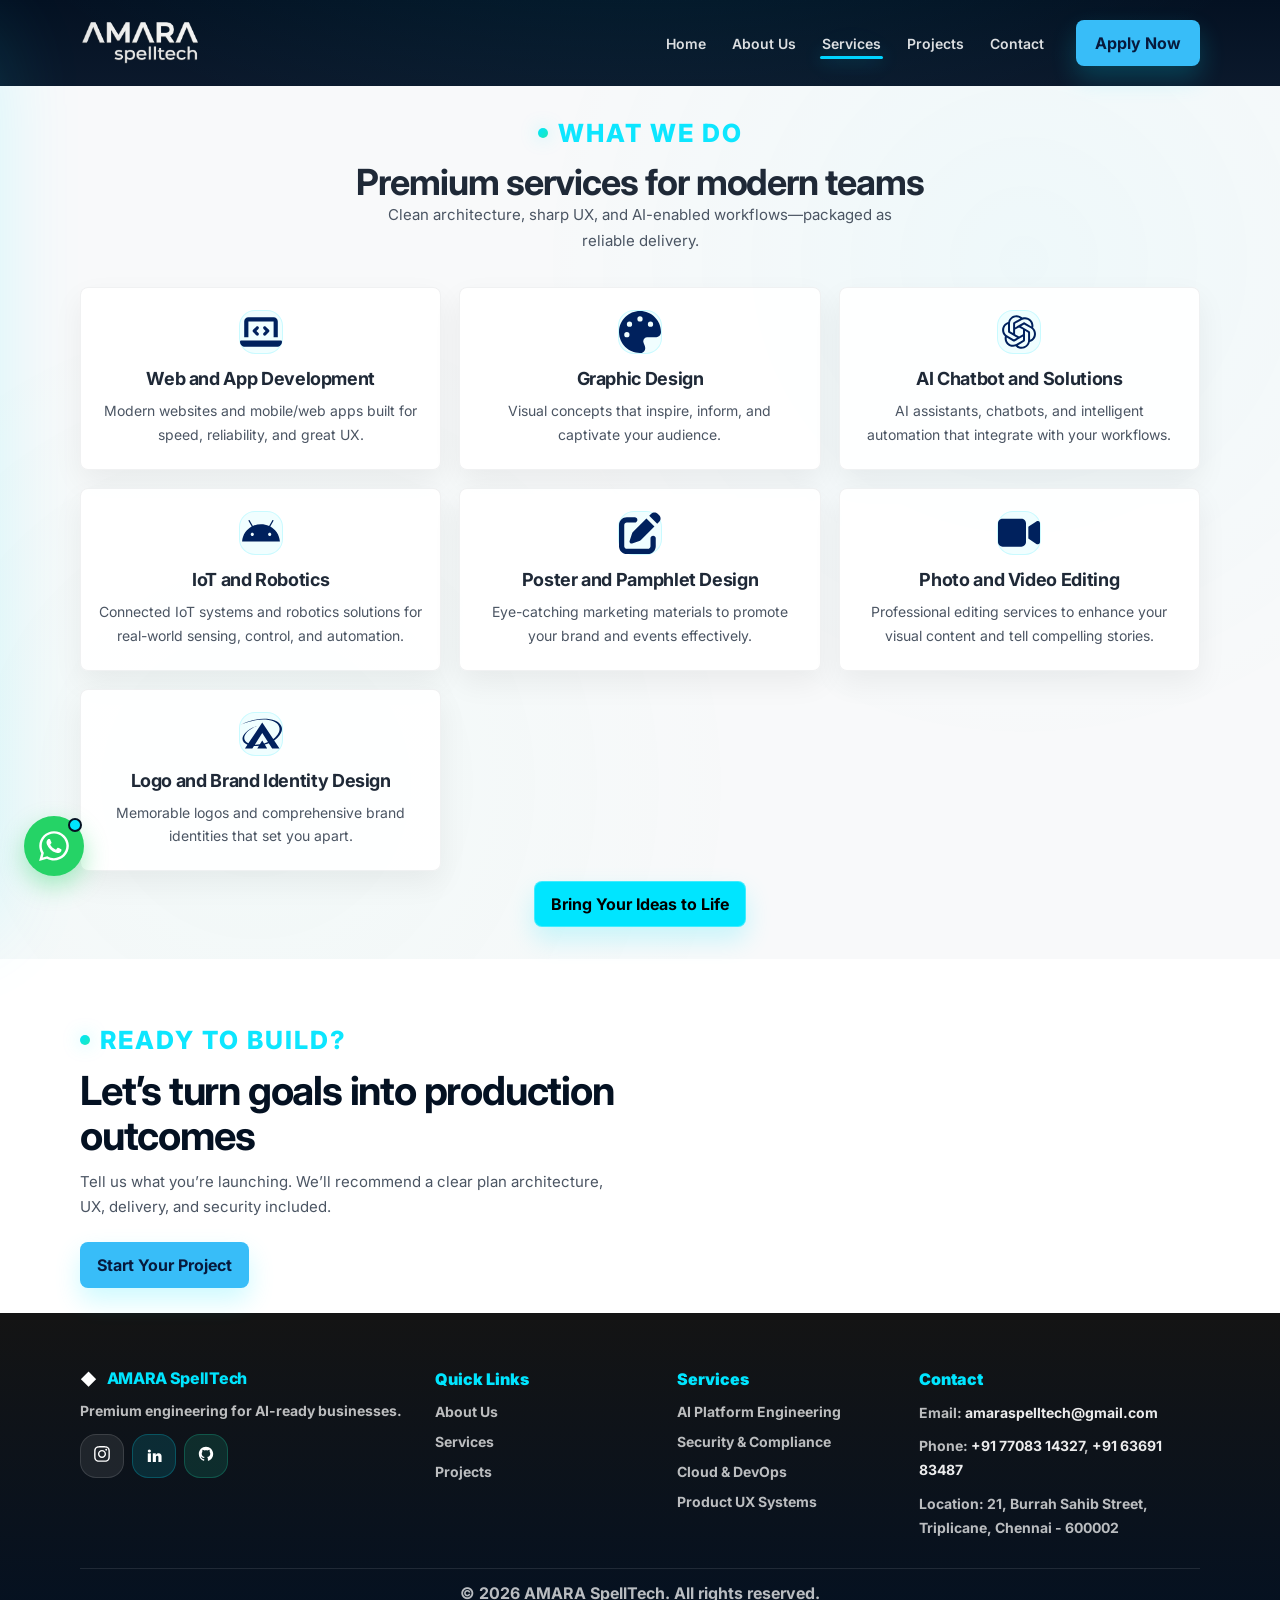
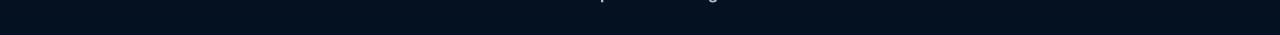
<file: services.html>
<!doctype html>
<html lang="en">

<head>
	<meta charset="UTF-8" />
	<meta name="viewport" content="width=device-width, initial-scale=1.0" />
	<meta name="description"
		content="Services by AMARA SpellTech — AI, web development, cloud, IoT, IT consulting, internships." />
	<meta name="keywords"
		content="AMARA SpellTech, services, AI, web development, cloud computing, IT consulting, IoT, internships" />
	<meta property="og:title" content="Services — AMARA SpellTech" />
	<meta property="og:description"
		content="Premium services for modern teams — clean architecture, sharp UX, and AI-enabled workflows." />
	<meta property="og:type" content="website" />
	<meta name="twitter:card" content="summary_large_image" />

	<title>Services — AMARA SpellTech</title>

	<link rel="icon" type="image/png" href="./favicon.png" />

	<!-- Fonts -->
	<link rel="preconnect" href="https://fonts.googleapis.com" />
	<link rel="preconnect" href="https://fonts.gstatic.com" crossorigin />
	<link href="https://fonts.googleapis.com/css2?family=Inter:wght@400;500;600;700;800&display=swap"
		rel="stylesheet" />

	<!-- Font Awesome -->
	<link rel="stylesheet" href="https://cdnjs.cloudflare.com/ajax/libs/font-awesome/6.5.1/css/all.min.css" />

	<link rel="stylesheet" href="./styles.css" />

	<!-- Structured Data (JSON-LD) for SEO -->
	<script type="application/ld+json">
	{
		"@context": "https://schema.org",
		"@type": "Service",
		"serviceType": "Digital & IT Services",
		"provider": {
			"@type": "ProfessionalService",
			"name": "AMARA SpellTech",
			"url": "https://amaraspelltech.com"
		},
		"hasOfferCatalog": {
			"@type": "OfferCatalog",
			"name": "AMARA SpellTech Services",
			"itemListElement": [
				{
					"@type": "Offer",
					"itemOffered": {
						"@type": "Service",
						"name": "Web and App Development",
						"description": "Modern websites and mobile/web apps built for speed, reliability, and great UX."
					}
				},
				{
					"@type": "Offer",
					"itemOffered": {
						"@type": "Service",
						"name": "AI Chatbot and Solutions",
						"description": "AI assistants, chatbots, and intelligent automation that integrate with your workflows."
					}
				},
				{
					"@type": "Offer",
					"itemOffered": {
						"@type": "Service",
						"name": "Poster and Pamphlet Design",
						"description": "Eye-catching marketing materials to promote your brand and events effectively."
					}
				},
				{
					"@type": "Offer",
					"itemOffered": {
						"@type": "Service",
						"name": "Graphic & Brand Identity Design",
						"description": "Memorable logos, visual concepts, and brand identities."
					}
				},
				{
					"@type": "Offer",
					"itemOffered": {
						"@type": "Service",
						"name": "IoT and Robotics",
						"description": "Connected IoT systems and robotics solutions for real-world sensing and automation."
					}
				}
			]
		}
	}
	</script>
</head>

<body>
	<!-- Reusable SVG Gradients -->
	<svg style="width:0; height:0; position:absolute;" aria-hidden="true">
		<defs>
			<linearGradient id="cyanTealGradient" x1="0%" y1="0%" x2="100%" y2="100%">
				<stop offset="0%" stop-color="#00E5FF" />
				<stop offset="100%" stop-color="#1DE9B6" />
			</linearGradient>
		</defs>
	</svg>

	<div data-include="navbar"></div>

	<section class="section section--offwhite" id="services">
		<div class="container">
			<div class="center-head">
				<div class="section-label section-label--center"><span class="accent-dot"></span> What We Do</div>
				<h2 class="section-title section-title--dark">Premium services for modern teams</h2>
				<p class="body body--dark" style="max-width: 62ch; margin: 0 auto;">
					Clean architecture, sharp UX, and AI-enabled workflows—packaged as reliable delivery.
				</p>
			</div>

			<div class="grid-3 services-grid" role="list" aria-label="Services">
				<!-- 1. Web and app development -->
				<div class="feature-card" role="listitem">
					<div class="line-icon line-icon--c">
						<svg xmlns="http://www.w3.org/2000/svg" viewBox="0 0 640 640">
							<path fill="rgb(0, 33, 93)"
								d="M64 160C64 124.7 92.7 96 128 96L512 96C547.3 96 576 124.7 576 160L576 400L512 400L512 160L128 160L128 400L64 400L64 160zM0 467.2C0 456.6 8.6 448 19.2 448L620.8 448C631.4 448 640 456.6 640 467.2C640 509.6 605.6 544 563.2 544L76.8 544C34.4 544 0 509.6 0 467.2zM281 273L250 304L281 335C290.4 344.4 290.4 359.6 281 368.9C271.6 378.2 256.4 378.3 247.1 368.9L199.1 320.9C189.7 311.5 189.7 296.3 199.1 287L247.1 239C256.5 229.6 271.7 229.6 281 239C290.3 248.4 290.4 263.6 281 272.9zM393 239L441 287C450.4 296.4 450.4 311.6 441 320.9L393 368.9C383.6 378.3 368.4 378.3 359.1 368.9C349.8 359.5 349.7 344.3 359.1 335L390.1 304L359.1 273C349.7 263.6 349.7 248.4 359.1 239.1C368.5 229.8 383.7 229.7 393 239.1z" />
						</svg>
					</div>
					<h3 class="feature-title">Web and App Development</h3>
					<p class="feature-desc">Modern websites and mobile/web apps built for speed, reliability, and great
						UX.</p>
				</div>

				<!-- 2. Graphic Design -->
				<div class="feature-card" role="listitem">
					<div class="line-icon line-icon--c">
						<svg xmlns="http://www.w3.org/2000/svg"
							viewBox="0 0 512 512"><!--!Font Awesome Free v7.3.1 by @fontawesome - https://fontawesome.com License - https://fontawesome.com/license/free Copyright 2026 Fonticons, Inc.-->
							<path fill="rgb(0, 33, 93)"
								d="M512 256c0 .9 0 1.8 0 2.7-.4 36.5-33.6 61.3-70.1 61.3L344 320c-26.5 0-48 21.5-48 48 0 3.4 .4 6.7 1 9.9 2.1 10.2 6.5 20 10.8 29.9 6.1 13.8 12.1 27.5 12.1 42 0 31.8-21.6 60.7-53.4 62-3.5 .1-7 .2-10.6 .2-141.4 0-256-114.6-256-256S114.6 0 256 0 512 114.6 512 256zM128 288a32 32 0 1 0 -64 0 32 32 0 1 0 64 0zm0-96a32 32 0 1 0 0-64 32 32 0 1 0 0 64zM288 96a32 32 0 1 0 -64 0 32 32 0 1 0 64 0zm96 96a32 32 0 1 0 0-64 32 32 0 1 0 0 64z" />
						</svg>
					</div>
					<h3 class="feature-title">Graphic Design</h3>
					<p class="feature-desc">Visual concepts that inspire, inform, and captivate your audience.</p>
				</div>

				<!-- 3. AI chatbot and solutions -->
				<div class="feature-card" role="listitem">
					<div class="line-icon line-icon--c">
						<svg xmlns="http://www.w3.org/2000/svg" viewBox="0 0 640 640">
							<path fill="rgb(0, 33, 93)"
								d="M260.4 249.8L260.4 201.2C260.4 197.1 261.9 194 265.5 192L363.3 135.7C376.6 128 392.5 124.4 408.9 124.4C470.3 124.4 509.3 172 509.3 222.7C509.3 226.3 509.3 230.4 508.8 234.5L407.3 175.1C401.2 171.5 395 171.5 388.9 175.1L260.4 249.8zM488.7 439.2L488.7 323C488.7 315.8 485.6 310.7 479.5 307.1L351 232.4L393 208.3C396.6 206.3 399.7 206.3 403.2 208.3L501 264.7C529.2 281.1 548.1 315.9 548.1 349.7C548.1 388.6 525.1 424.5 488.7 439.3L488.7 439.3zM230.2 336.8L188.2 312.2C184.6 310.2 183.1 307.1 183.1 303L183.1 190.4C183.1 135.6 225.1 94.1 281.9 94.1C303.4 94.1 323.4 101.3 340.3 114.1L239.4 172.5C233.3 176.1 230.2 181.2 230.2 188.4L230.2 336.9L230.2 336.9zM320.6 389L260.4 355.2L260.4 283.5L320.6 249.7L380.8 283.5L380.8 355.2L320.6 389zM359.3 544.7C337.8 544.7 317.8 537.5 300.9 524.7L401.8 466.3C407.9 462.7 411 457.6 411 450.4L411 301.9L453.5 326.5C457.1 328.5 458.6 331.6 458.6 335.7L458.6 448.3C458.6 503.1 416.1 544.6 359.3 544.6L359.3 544.6zM237.8 430.5L140.1 374.2C111.9 357.8 93 323 93 289.2C93 249.8 116.6 214.4 152.9 199.6L152.9 316.3C152.9 323.5 156 328.6 162.1 332.2L290.1 406.4L248.1 430.5C244.5 432.5 241.4 432.5 237.9 430.5zM232.2 514.5C174.3 514.5 131.8 471 131.8 417.2C131.8 413.1 132.3 409 132.8 404.9L233.7 463.3C239.8 466.9 246 466.9 252.1 463.3L380.6 389.1L380.6 437.7C380.6 441.8 379.1 444.9 375.5 446.9L277.7 503.2C264.4 510.9 248.5 514.5 232.1 514.5L232.1 514.5zM359.2 575.4C421.2 575.4 472.9 531.4 484.6 473C541.9 458.1 578.8 404.4 578.8 349.6C578.8 313.8 563.4 278.9 535.8 253.9C538.4 243.1 539.9 232.4 539.9 221.6C539.9 148.4 480.5 93.6 411.9 93.6C398.1 93.6 384.8 95.6 371.5 100.3C348.5 77.8 316.7 63.4 281.9 63.4C219.9 63.4 168.2 107.4 156.5 165.8C99.2 180.6 62.3 234.4 62.3 289.2C62.3 325 77.7 359.9 105.3 384.9C102.7 395.7 101.2 406.4 101.2 417.2C101.2 490.4 160.6 545.2 229.2 545.2C243 545.2 256.3 543.2 269.6 538.5C292.6 561 324.4 575.4 359.2 575.4z" />
						</svg>

					</div>
					<h3 class="feature-title">AI Chatbot and Solutions</h3>
					<p class="feature-desc">AI assistants, chatbots, and intelligent automation that integrate with your
						workflows.</p>
				</div>

				<!-- 4. IoT and robotics -->
				<div class="feature-card" role="listitem">
					<div class="line-icon line-icon--c">
						<svg xmlns="http://www.w3.org/2000/svg" viewBox="0 0 640 640">
							<path fill="rgb(0, 33, 93)"
								d="M452.5 317.9C465.8 317.9 476.5 328.6 476.5 341.9C476.5 355.2 465.8 365.9 452.5 365.9C439.2 365.9 428.5 355.2 428.5 341.9C428.5 328.6 439.2 317.9 452.5 317.9zM187.4 317.9C200.7 317.9 211.4 328.6 211.4 341.9C211.4 355.2 200.7 365.9 187.4 365.9C174.1 365.9 163.4 355.2 163.4 341.9C163.4 328.6 174.1 317.9 187.4 317.9zM461.1 221.4L509 138.4C509.8 137.3 510.3 136 510.5 134.6C510.7 133.2 510.7 131.9 510.4 130.5C510.1 129.1 509.5 127.9 508.7 126.8C507.9 125.7 506.9 124.8 505.7 124.1C504.5 123.4 503.2 123 501.8 122.8C500.4 122.6 499.1 122.8 497.8 123.2C496.5 123.6 495.3 124.3 494.2 125.1C493.1 125.9 492.3 127.1 491.7 128.3L443.2 212.4C404.4 195 362.4 186 319.9 186C277.4 186 235.4 195 196.6 212.4L148.2 128.4C147.6 127.2 146.7 126.1 145.7 125.2C144.7 124.3 143.4 123.7 142.1 123.3C140.8 122.9 139.4 122.8 138.1 122.9C136.8 123 135.4 123.5 134.2 124.2C133 124.9 132 125.8 131.2 126.9C130.4 128 129.8 129.3 129.5 130.6C129.2 131.9 129.2 133.3 129.4 134.7C129.6 136.1 130.2 137.3 130.9 138.5L178.8 221.5C96.5 266.2 40.2 349.5 32 448L608 448C599.8 349.5 543.5 266.2 461.1 221.4z" />
						</svg>

					</div>
					<h3 class="feature-title">IoT and Robotics</h3>
					<p class="feature-desc">Connected IoT systems and robotics solutions for real-world sensing,
						control, and
						automation.</p>
				</div>

				<!-- 5. Poster and pamphlet design -->
				<div class="feature-card" role="listitem">
					<div class="line-icon line-icon--c">
						<svg xmlns="http://www.w3.org/2000/svg"
							viewBox="0 0 512 512"><!--!Font Awesome Free v7.3.1 by @fontawesome - https://fontawesome.com License - https://fontawesome.com/license/free Copyright 2026 Fonticons, Inc.-->
							<path fill="rgb(0, 33, 93)"
								d="M471.6 21.7c-21.9-21.9-57.3-21.9-79.2 0L368 46.1 465.9 144 490.3 119.6c21.9-21.9 21.9-57.3 0-79.2L471.6 21.7zm-299.2 220c-6.1 6.1-10.8 13.6-13.5 21.9l-29.6 88.8c-2.9 8.6-.6 18.1 5.8 24.6s15.9 8.7 24.6 5.8l88.8-29.6c8.2-2.7 15.7-7.4 21.9-13.5L432 177.9 334.1 80 172.4 241.7zM96 64C43 64 0 107 0 160L0 416c0 53 43 96 96 96l256 0c53 0 96-43 96-96l0-96c0-17.7-14.3-32-32-32s-32 14.3-32 32l0 96c0 17.7-14.3 32-32 32L96 448c-17.7 0-32-14.3-32-32l0-256c0-17.7 14.3-32 32-32l96 0c17.7 0 32-14.3 32-32s-14.3-32-32-32L96 64z" />
						</svg>
					</div>
					<h3 class="feature-title">Poster and Pamphlet Design</h3>
					<p class="feature-desc">Eye-catching marketing materials to promote your brand and events
						effectively.</p>
				</div>

				<!-- 6. Photo and video editing -->
				<div class="feature-card" role="listitem">
					<div class="line-icon line-icon--c">
						<svg xmlns="http://www.w3.org/2000/svg" viewBox="0 0 576 512">
							<path fill="rgb(0, 33, 93)"
								d="M0 128C0 92.7 28.7 64 64 64H320c35.3 0 64 28.7 64 64V384c0 35.3-28.7 64-64 64H64c-35.3 0-64-28.7-64-64V128zM559.1 99.8c10.4 5.6 16.9 16.4 16.9 28.2V384c0 11.8-6.5 22.6-16.9 28.2s-23 5-32.9-1.6l-96-64L416 337.1V320 192 174.9l14.2-9.5 96-64c9.8-6.5 22.4-7.2 32.9-1.6z" />
						</svg>
					</div>
					<h3 class="feature-title">Photo and Video Editing</h3>
					<p class="feature-desc">Professional editing services to enhance your visual content and tell
						compelling
						stories.</p>
				</div>

				<!-- 7. Logo and brand identity design -->
				<div class="feature-card" role="listitem">
					<div class="line-icon line-icon--c">
						<svg xmlns="http://www.w3.org/2000/svg"
							viewBox="0 0 576 512"><!--!Font Awesome Free v7.3.1 by @fontawesome - https://fontawesome.com License - https://fontawesome.com/license/free Copyright 2026 Fonticons, Inc.-->
							<path fill="rgb(0, 33, 93)"
								d="M517.5 309.2c38.8-40 58.1-80 58.5-116.1 .8-65.5-59.4-118.2-169.4-135-128.7-19.7-288.5 15.5-406.6 82.4 52-26.5 110.6-48.2 170.7-58.2 74.5-20.5 153-25.4 221.3-14.8 152.5 23.8 196.8 127.5 98.8 231.7-10.2 10.8-22 21.1-35 30.6L304.9 103.4 114.7 388.9c-65.6-29.4-76.5-90.2-19.1-151.2 20.8-22.2 48.3-41.9 79.5-58.1 20-12.2 39.7-22.6 62-30.7-65.1 20.3-122.7 52.9-161.6 92.9-27.7 28.6-41.4 57.1-41.7 82.9-.5 35.1 23.4 65.1 68.4 83l-34.5 51.7 101.6 0 22-34.4c22.2 1 45.3 0 68.6-2.7l-22.8 37.1 135.5 0-32.6-53.1c18.6-5.3 36.9-11.5 54.5-18.7l45.9 71.8 101.6 0-73.4-110.4c18.5-12.1 35-25.5 48.9-39.8zM329.9 389.7l-25-40.6-32.7 53.3c-23.4 3.5-46.7 5.1-69.2 4.4l101.9-159.3 78.7 123c-17.2 7.4-35.3 13.9-53.7 19.2z" />
						</svg>
					</div>
					<h3 class="feature-title">Logo and Brand Identity Design</h3>
					<p class="feature-desc">Memorable logos and comprehensive brand identities that set you apart.</p>
				</div>

			</div>
			<div style="text-align: center;"> <a class="btn btn--primary" href="./contact.html"
					style="margin-top: 10px; background: var(--cyan); color: black; border-color: rgba(255,255,255,0.25); box-shadow: 0 12px 26px rgba(0,229,255,0.20);">Bring
					Your Ideas to Life</a>

			</div>
		</div>
	</section>
	<section class="section" style="padding-bottom: 0;">
		<div class="container" style="margin-top: 34px;">
			<div class="project" style="grid-template-columns: 1fr 1fr;">
				<div class="project-left">
					<div class="section-label"><span class="accent-dot"></span> Ready to build?</div>
					<h2 class="section-title" style="color: var(--navy-900); font-size: 40px;">
						Let’s turn goals into production outcomes
					</h2>
					<p class="body" style="margin-top: 10px;">
						Tell us what you’re launching. We’ll recommend a clear plan architecture, UX, delivery, and
						security included.
					</p>
					<div class="project-actions" style="padding-bottom: 25px;">
						<a class="btn btn--primary" href="./contact.html">Start Your Project</a>
					</div>
				</div>
			</div>
		</div>
	</section>
	<!-- 
    </div>
  </section> -->

	<div data-include="footer"></div>

	<button id="back-to-top" type="button" aria-label="Back to Top">↑</button>

	<script src="./script.js"></script>
</body>

</html>
</file>
<file: styles.css>
/* ==========================================================================
   AMARA SpellTech - Variables & Reset
   ========================================================================== */
:root {
  --navy-900: #041122;
  --navy-800: #0B192C;
  --white: #FFFFFF;
  --offwhite: #F8F9FA;
  --text-dark: #1F2937;
  --text-mid: #4B5563;
  --cyan: #00E5FF;
  --teal: #1DE9B6;

  --radius: 8px;
  --shadow-soft: 0 14px 40px rgba(2, 12, 27, 0.10);
  --shadow-soft-2: 0 10px 28px rgba(2, 12, 27, 0.12);
  --shadow-card: 0 12px 30px rgba(0, 0, 0, 0.06);

  --container: 1120px;
}

* {
  box-sizing: border-box;
}

html,
body {
  height: 100%;
}

body {
  margin: 0;
  font-family: Inter, Roboto, Montserrat, system-ui, -apple-system, Segoe UI, Arial, sans-serif;
  color: var(--text-dark);
  background: var(--white);
}

a {
  color: inherit;
  text-decoration: none;
}

/* ==========================================================================
   AMARA SpellTech - Global Layout
   ========================================================================== */
.section {
  padding: 32px 0;
  position: relative;
}

.section--dark {
  background: radial-gradient(1200px 500px at 50% -120px, rgba(0, 229, 255, 0.08), transparent 55%),
    linear-gradient(180deg, var(--navy-900) 0%, var(--navy-800) 100%);
  color: var(--white);
}

.section--light {
  background: radial-gradient(circle at 10% 20%, rgba(0, 229, 255, 0.03) 0%, transparent 40%),
    radial-gradient(circle at 90% 80%, rgba(29, 233, 182, 0.04) 0%, transparent 40%),
    var(--white);
}

.section--offwhite {
  background: radial-gradient(circle at 80% 20%, rgba(0, 229, 255, 0.04) 0%, transparent 40%),
    radial-gradient(circle at 20% 80%, rgba(29, 233, 182, 0.03) 0%, transparent 40%),
    var(--offwhite);
}

.container {
  width: min(var(--container), calc(100% - 40px));
  margin: 0 auto;
}

.center-head {
  text-align: center;
}

/* ==========================================================================
   AMARA SpellTech - Core Components
   ========================================================================== */
.btn {
  border-radius: var(--radius);
  font-weight: 700;
  display: inline-flex;
  align-items: center;
  justify-content: center;
  padding: 12px 16px;
  gap: 10px;
  border: 1px solid transparent;
  transition: transform .12s ease, box-shadow .12s ease, background-color .12s ease, border-color .12s ease;
  box-shadow: 0 10px 26px rgba(0, 229, 255, 0.16), 0 0 28px rgba(0, 229, 255, 0.10);
}

.btn:hover {
  transform: translateY(-1px);
  box-shadow: 0 16px 34px rgba(0, 229, 255, 0.22), 0 0 44px rgba(0, 229, 255, 0.16);
}

.btn--primary {
  background: #38BDF8;
  color: #071A3D;
  box-shadow: 0 12px 26px rgba(0, 229, 255, 0.20);
}

.btn--ghost {
  background: #38BDF8;
  border-color: rgba(255, 255, 255, 0.25);
  color: black;
  box-shadow: 0 10px 26px rgba(0, 229, 255, 0.16), 0 0 28px rgba(0, 229, 255, 0.10);
}

.btn--header {
  padding: 12px 18px;
}

.btn--full {
  width: 100%;
  padding: 13px 16px;
}

.section-label {
  display: inline-flex;
  align-items: center;
  gap: 10px;
  color: rgba(0, 229, 255, 0.95);
  font-weight: 800;
  letter-spacing: .08em;
  text-transform: uppercase;
  font-size: 25px;
}

.accent-dot {
  width: 10px;
  height: 10px;
  border-radius: 999px;
  background: linear-gradient(135deg, var(--cyan), var(--teal));
  box-shadow: 0 0 18px rgba(0, 229, 255, 0.35);
}

.section-label--center {
  justify-content: center;
  display: flex;
}

/* ==========================================================================
   projects.css — Premium Showcase Components
   ========================================================================== */
.featured-project {
  display: grid;
  grid-template-columns: 1fr;
  gap: 80px;
  margin-bottom: 160px;
  position: relative;
}

@media (min-width: 1024px) {
  .featured-project {
    grid-template-columns: 3fr 7fr;
    align-items: center;
  }
}

.project-header {
  margin-bottom: 24px;
}

.project-category {
  color: var(--cyan);
  font-family: Inter, sans-serif;
  font-weight: 700;
  letter-spacing: 0.1em;
  text-transform: uppercase;
  font-size: 14px;
  margin-bottom: 12px;
  display: block;
}

.project-main-title {
  font-size: clamp(32px, 3.5vw, 48px);
  line-height: 1.15;
  font-weight: 800;
  color: var(--white);
  margin-bottom: 16px;
  letter-spacing: -0.02em;
}

.project-subtitle {
  font-size: 15px;
  color: rgba(255, 255, 255, 0.7);
  line-height: 1.5;
  margin-bottom: 28px;
  max-width: 100%;
}

.project-links {
  display: flex;
  gap: 16px;
  flex-wrap: wrap;
}

.premium-card {
  background: rgba(255, 255, 255, 0.03);
  backdrop-filter: blur(16px);
  -webkit-backdrop-filter: blur(16px);
  border: 1px solid rgba(255, 255, 255, 0.08);
  border-radius: 24px;
  padding: 32px;
  box-shadow: 0 30px 60px rgba(0, 0, 0, 0.12), inset 0 1px 0 rgba(255, 255, 255, 0.1);
  transition: transform 0.4s cubic-bezier(0.16, 1, 0.3, 1), box-shadow 0.4s ease;
  position: relative;
  overflow: hidden;
}

.premium-card::before {
  content: '';
  position: absolute;
  top: 0;
  left: -100%;
  width: 50%;
  height: 100%;
  background: linear-gradient(90deg, transparent, rgba(255, 255, 255, 0.05), transparent);
  transform: skewX(-20deg);
  transition: left 0.7s ease;
}

.premium-card:hover::before {
  left: 200%;
}

.premium-card-title {
  font-size: 24px;
  font-weight: 700;
  color: var(--white);
  margin-bottom: 16px;
  display: flex;
  align-items: center;
  gap: 12px;
}

.premium-card-text {
  color: rgba(255, 255, 255, 0.65);
  font-size: 16px;
  line-height: 1.7;
}

.tech-stack {
  display: flex;
  flex-wrap: wrap;
  gap: 12px;
  margin-top: 24px;
}

.tech-pill {
  padding: 8px 16px;
  background: rgba(0, 229, 255, 0.05);
  border: 1px solid rgba(0, 229, 255, 0.2);
  border-radius: 999px;
  color: var(--cyan);
  font-size: 13px;
  font-weight: 600;
  letter-spacing: 0.05em;
  transition: all 0.3s ease;
  display: inline-flex;
  align-items: center;
  gap: 6px;
}

.tech-pill:hover {
  background: rgba(0, 229, 255, 0.15);
  transform: translateY(-2px);
  box-shadow: 0 10px 20px rgba(0, 229, 255, 0.1);
}

.stats-grid {
  display: grid;
  grid-template-columns: repeat(auto-fit, minmax(140px, 1fr));
  gap: 24px;
  margin: 48px 0;
}

.stat-box {
  text-align: left;
  border-left: 2px solid rgba(0, 229, 255, 0.3);
  padding-left: 20px;
}

.stat-number {
  font-family: Inter, sans-serif;
  font-size: 48px;
  font-weight: 800;
  color: var(--white);
  line-height: 1;
  margin-bottom: 8px;
  background: linear-gradient(135deg, var(--white), var(--cyan));
  -webkit-background-clip: text;
  -webkit-text-fill-color: transparent;
}

.stat-label {
  color: rgba(255, 255, 255, 0.6);
  font-size: 14px;
  font-weight: 500;
  text-transform: uppercase;
  letter-spacing: 0.05em;
}

.timeline {
  position: relative;
  padding-left: 32px;
  margin-top: 32px;
}

.timeline::before {
  content: '';
  position: absolute;
  top: 0;
  left: 6px;
  width: 2px;
  height: 100%;
  background: linear-gradient(180deg, var(--cyan), transparent);
  opacity: 0.3;
}

.timeline-item {
  position: relative;
  margin-bottom: 32px;
}

.timeline-item::before {
  content: '';
  position: absolute;
  left: -32px;
  top: 6px;
  width: 14px;
  height: 14px;
  background: var(--navy-900);
  border: 2px solid var(--cyan);
  border-radius: 50%;
  box-shadow: 0 0 10px rgba(0, 229, 255, 0.4);
}

.timeline-title {
  color: var(--white);
  font-weight: 700;
  font-size: 18px;
  margin-bottom: 8px;
}

.timeline-desc {
  color: rgba(255, 255, 255, 0.6);
  font-size: 15px;
  line-height: 1.6;
}

/* ==========================================================================
   Skills & Technical Proficiency Section
   ========================================================================== */
.skills-section {
  position: relative;
  padding: 60px 0;
}

.skills-grid {
  display: grid;
  grid-template-columns: repeat(auto-fit, minmax(250px, 1fr));
  gap: 24px;
  margin-top: 40px;
}

.skill-card {
  background: rgba(8, 37, 56, 0.65);
  border: 1px solid rgba(0, 229, 255, 0.18);
  border-radius: 16px;
  padding: 28px 24px;
  display: flex;
  flex-direction: column;
  align-items: flex-start;
  transition: all 0.3s cubic-bezier(0.16, 1, 0.3, 1);
  backdrop-filter: blur(12px);
  position: relative;
  overflow: hidden;
}

.skill-card::before {
  content: '';
  position: absolute;
  top: 0;
  left: 0;
  right: 0;
  height: 2px;
  background: linear-gradient(90deg, var(--cyan), var(--teal));
  opacity: 0;
  transition: opacity 0.3s ease;
}

.skill-card:hover {
  transform: translateY(-6px);
  border-color: rgba(0, 229, 255, 0.45);
  box-shadow: 0 14px 32px rgba(0, 229, 255, 0.18);
}

.skill-card:hover::before {
  opacity: 1;
}

.skill-icon-wrap {
  width: 56px;
  height: 56px;
  border-radius: 14px;
  background: linear-gradient(135deg, rgba(0, 229, 255, 0.14), rgba(29, 233, 182, 0.08));
  border: 1px solid rgba(0, 229, 255, 0.3);
  display: flex;
  align-items: center;
  justify-content: center;
  margin-bottom: 20px;
  box-shadow: 0 0 15px rgba(0, 229, 255, 0.15);
  transition: transform 0.3s ease, box-shadow 0.3s ease;
}

.skill-card:hover .skill-icon-wrap {
  transform: scale(1.08);
  box-shadow: 0 0 22px rgba(0, 229, 255, 0.35);
}

.skill-icon-wrap i {
  font-size: 26px;
  color: var(--cyan);
}

.skill-title {
  color: var(--white);
  font-size: 18px;
  font-weight: 700;
  margin-bottom: 8px;
}

.skill-desc {
  color: rgba(255, 255, 255, 0.68);
  font-size: 14px;
  line-height: 1.55;
}

.showcase-devices {
  position: relative;
  width: 100%;
  display: flex;
  justify-content: center;
  align-items: center;
  gap: clamp(12px, 4vw, 40px);
  perspective: 1200px;
}

.device-laptop {
  position: relative;
  flex: 0 1 73%;
  width: 100%;
  height: auto;
  background: #111;
  border-radius: 12px 12px 0 0;
  padding: 1.5% 1.5% 2.5% 1.5%;
  box-shadow:
    0 40px 100px rgba(0, 0, 0, 0.5),
    inset 0 1px 1px rgba(255, 255, 255, 0.3),
    0 0 0 2px #444;
  transform-style: preserve-3d;
  will-change: transform;
}

.device-laptop::after {
  content: '';
  position: absolute;
  bottom: -20px;
  left: -2%;
  width: 104%;
  height: 20px;
  background: linear-gradient(180deg, #555 0%, #222 100%);
  border-radius: 0 0 12px 12px;
  box-shadow: inset 0 2px 2px rgba(255, 255, 255, 0.2), 0 20px 40px rgba(0, 0, 0, 0.6);
}

.device-laptop::before {
  content: '';
  position: absolute;
  top: 1%;
  left: 50%;
  transform: translateX(-50%);
  width: 4px;
  height: 4px;
  background: #000;
  border-radius: 50%;
  box-shadow: 0 0 2px rgba(255, 255, 255, 0.2);
  z-index: 10;
}

.laptop-screen {
  position: relative;
  width: 100%;
  height: auto;
  aspect-ratio: 16/10;
  background: #000;
  border-radius: 6px;
  overflow: hidden;
  box-shadow: inset 0 0 10px rgba(0, 0, 0, 0.8);
  -webkit-mask-image: -webkit-radial-gradient(white, black);
  -webkit-backface-visibility: hidden;
  -webkit-transform: translate3d(0, 0, 0);
}

.laptop-screen video {
  width: 100%;
  height: 100%;
  object-fit: cover;
  pointer-events: none;
  background: transparent;
}

.laptop-screen::after {
  content: '';
  position: absolute;
  top: 0;
  left: 0;
  right: 0;
  bottom: 0;
  background: linear-gradient(135deg, rgba(255, 255, 255, 0.1) 0%, transparent 40%);
  pointer-events: none;
}

.device-phone {
  position: relative;
  flex: 0 1 23%;
  width: 100%;
  height: auto;
  background: #111;
  border-radius: 3px;
  padding: 1.5%;
  box-shadow:
    0 30px 60px rgba(0, 0, 0, 0.4),
    inset 0 0 0 3px #555,
    inset 0 0 0 4px #000;
  transform-style: preserve-3d;
  will-change: transform;
  z-index: 5;
}

.device-phone::before {
  content: '';
  position: absolute;
  top: 20%;
  left: -2px;
  width: 2px;
  height: 30px;
  background: #555;
  border-radius: 2px 0 0 2px;
  box-shadow: 0 40px 0 0 #555;
}

.device-phone::after {
  content: '';
  position: absolute;
  top: 30%;
  right: -2px;
  width: 2px;
  height: 40px;
  background: #555;
  border-radius: 0 2px 2px 0;
}

.phone-screen {
  position: relative;
  width: 100%;
  height: auto;
  aspect-ratio: 9 / 20.1;
  background: #000;
  border-radius: 2px;
  overflow: hidden;
  -webkit-mask-image: -webkit-radial-gradient(white, black);
  -webkit-backface-visibility: hidden;
  -webkit-transform: translate3d(0, 0, 0);
}

.phone-camera {
  position: absolute;
  top: 12px;
  left: 50%;
  transform: translateX(-50%);
  width: 10px;
  height: 10px;
  background: #0c0c0c;
  border: 1px solid #222;
  border-radius: 50%;
  z-index: 10;
  box-shadow: inset 0 -1px 2px rgba(255, 255, 255, 0.1);
}

.phone-screen video {
  width: 100%;
  height: 100%;
  object-fit: cover;
  pointer-events: none;
  background: transparent;
}

.phone-screen::after {
  content: '';
  position: absolute;
  top: 0;
  left: 0;
  right: 0;
  bottom: 0;
  background: linear-gradient(105deg, rgba(255, 255, 255, 0.15) 0%, transparent 40%);
  pointer-events: none;
}

.project-details-grid {
  display: grid;
  grid-template-columns: 1fr;
  gap: 32px;
}

@media (min-width: 768px) {
  .project-details-grid {
    grid-template-columns: 1fr 1fr;
  }

  .card-full {
    grid-column: 1 / -1;
  }
}

/* Remaining Global Design System */

.brand-name,
.brand-line {
  font-family: Inter, sans-serif;
}


a {
  color: inherit;
  text-decoration: none;
}

.contact-link {
  color: rgba(255, 255, 255, 0.92);
  font-weight: 700;
}

.contact-link:hover {
  color: #fff;
}




/* Header */
.site-header {
  position: sticky;
  top: 0;
  z-index: 50;
  box-shadow: 0 1px 0 rgba(255, 255, 255, 0.06);
}





.brand {
  display: flex;
  align-items: center;
  gap: 10px;
  font-weight: 800;
  letter-spacing: -0.02em;
  color: var(--white);
}

/* Logo placeholder (empty box until you add logo) */
.brand-logo-img {
  width: 50px;
  height: 50px;
  border-radius: 14px;
  background: transparent;
  object-fit: contain;
  padding: 0px;
}


.brand-name {
  color: var(--cyan);
  font-size: 16px;
  line-height: 1.1;
  display: flex;
  flex-direction: column;
  align-items: flex-start;
}

.brand-line {
  font-weight: 900;
  letter-spacing: -0.02em;
}

.brand-line--primary {
  color: #38BDF8;
  font-size: 20px;
  line-height: 1.15;
  font-weight: 700;
  letter-spacing: 0.02em;
}

.brand-line--secondary {
  color: #FFFFFF;
  font-size: 16px;
  line-height: 1.15;
  font-weight: 500;
  letter-spacing: 0.02em;
}




.nav {
  display: flex;
  align-items: center;
  gap: 16px;
  position: relative;
}

.nav-toggle {
  display: none;
  background: transparent;
  border: 1px solid rgba(255, 255, 255, 0.18);
  color: var(--white);
  border-radius: 10px;
  padding: 10px 12px;
}

.nav-links-wrap {
  position: relative;
}

.nav-links {
  list-style: none;
  display: flex;
  gap: 24px;
  margin: 0;
  padding: 0;
  position: relative;
}

.nav-underline {
  position: absolute;
  left: 0;
  bottom: -6px;
  height: 3px;
  width: 0;
  border-radius: 999px;
  background: #00D4FF;
  box-shadow: 0 0 18px rgba(0, 212, 255, 0.45), 0 0 40px rgba(0, 212, 255, 0.20);
  transform: translateX(0);
  transition: transform 420ms cubic-bezier(.2, .8, .2, 1), width 420ms cubic-bezier(.2, .8, .2, 1);
  pointer-events: none;
}

.nav-link {
  color: rgba(255, 255, 255, 0.86);
  font-weight: 600;
  font-size: 14px;
  padding: 10px 2px;
  transition: color .15s ease;
}

.nav-link:hover {
  color: var(--white);
}



/* Header layout helpers (desktop-first). */
.header-inner {
  display: flex;
  align-items: center;
  gap: 12px;
  min-height: 86px;
  padding-top: 10px;
  padding-bottom: 10px;
}



.nav {
  flex: 0 0 auto;
}

.brand {
  flex: 0 0 auto;
}

/* Keep everything in one row on desktop. */
.header-inner {
  flex-wrap: nowrap;
}


/* Typography */
.kicker {
  color: rgba(255, 255, 255, 0.75);
  font-weight: 700;
  font-size: 13px;
  letter-spacing: .12em;
  text-transform: uppercase;
}

.hero-title {
  margin: 14px 0 0;
  font-size: clamp(34px, 4.2vw, 54px);
  line-height: 1.02;
  letter-spacing: -0.04em;
}

.accent {
  color: var(--cyan);
}

.hero-subtitle {
  margin: 16px 0 0;
  color: rgba(255, 255, 255, 0.70);
  font-size: 16px;
  line-height: 1.6;
  max-width: 54ch;
}

.body {
  color: var(--text-mid);
  font-size: 15px;
  line-height: 1.7;
}

.body--dark {
  color: black
}

.section-label {
  display: inline-flex;
  align-items: center;
  gap: 10px;
  color: rgba(0, 229, 255, 0.95);
  font-weight: 800;
  letter-spacing: .08em;
  text-transform: uppercase;
  font-size: 25px;
}

.accent-dot {
  width: 10px;
  height: 10px;
  border-radius: 999px;
  background: linear-gradient(135deg, var(--cyan), var(--teal));
  box-shadow: 0 0 18px rgba(0, 229, 255, 0.35);
}

.section-label--center {
  justify-content: center;
  display: flex;
}

.section-title {
  margin: 14px 0 0;
  font-size: 36px;
  line-height: 1.12;
  letter-spacing: -0.03em;
}

.section-title--dark {
  color: var(--text-dark);
}

.center-head {
  text-align: center;
}

/* Hero layout */
.hero {
  display: grid;
  grid-template-columns: 1.05fr 0.95fr;
  gap: 34px;
  align-items: center;
}

.hero-left {
  padding: 8px 0;
}

.hero-actions {
  display: flex;
  gap: 14px;
  margin-top: 26px;
  flex-wrap: wrap;
}

.hero-actions .btn--ghost {
  border-color: rgba(255, 255, 255, 0.28);
}

.hero-trust {
  display: flex;
  gap: 16px;
  flex-wrap: wrap;
  margin-top: 26px;
}

.trust-item {
  display: flex;
  align-items: center;
  gap: 10px;
  color: rgba(255, 255, 255, 0.72);
  font-weight: 600;
  font-size: 13px;
}

.trust-dot {
  width: 10px;
  height: 10px;
  border-radius: 999px;
  background: rgba(0, 229, 255, 0.25);
  border: 1px solid rgba(0, 229, 255, 0.4);
  box-shadow: 0 0 20px rgba(0, 229, 255, 0.18);
}

.hero-right {
  position: relative;
  min-height: 420px;
}

.globe-wrap {
  position: relative;
  width: 100%;
  height: 100%;
  display: grid;
  place-items: center;
}

.globe {
  width: min(520px, 100%);
  height: auto;
}

.neon-base {
  position: absolute;
  bottom: 46px;
  width: 340px;
  height: 140px;
  background: radial-gradient(circle at 50% 50%, rgba(0, 229, 255, 0.18), transparent 60%);
  filter: blur(10px);
}

.float-icon {
  position: absolute;
  display: grid;
  place-items: center;
  width: 56px;
  height: 56px;
  border-radius: 18px;
  background: rgba(255, 255, 255, 0.03);
  border: 1px solid rgba(0, 229, 255, 0.18);
  box-shadow: 0 0 28px rgba(0, 229, 255, 0.14);
}

.i-1 {
  left: 10%;
  top: 18%;
}

.i-2 {
  right: 9%;
  top: 26%;
}

.i-3 {
  left: 20%;
  bottom: 10%;
}

/* About */
.about {
  display: grid;
  grid-template-columns: 1fr 1fr;
  gap: 34px;
  align-items: start;
}

.about-left .section-label {
  margin-top: 4px;
}

.about-actions {
  margin-top: 22px;
}

.about-left .btn--primary {
  padding: 12px 18px;
}

.about-right {
  display: flex;
  flex-direction: column;
  gap: 14px;
}

.info-card {
  background: #fff;
  border-radius: var(--radius);
  border: 1px solid rgba(4, 17, 34, 0.06);
  box-shadow: var(--shadow-card);
  padding: 18px 18px 16px;
  transition: transform 0.3s ease, box-shadow 0.3s ease;
}

.info-card:hover {
  transform: translateY(-5px);
  box-shadow: 0 16px 40px rgba(0, 0, 0, 0.1);
}

.info-card-top {
  display: flex;
  align-items: center;
  gap: 12px;
}

.line-icon {
  width: 40px;
  height: 40px;
  border-radius: 14px;
  background: rgba(0, 229, 255, 0.07);
  border: 1px solid rgba(0, 229, 255, 0.18);
  display: grid;
  place-items: center;
}

.info-card-title {
  margin: 0;
  font-size: 18px;
  letter-spacing: -0.02em;
}

.check-list {
  margin: 12px 0 0;
  padding: 0;
  list-style: none;
}

.check-list li {
  display: flex;
  align-items: center;
  gap: 10px;
  margin: 10px 0;
  color: var(--text-mid);
  font-weight: 600;
}

.check {
  color: var(--cyan);
  font-weight: 900;
}

/* Services */
.section--offwhite .body--dark {
  color: var(--text-mid);
}

.services-grid {
  margin-top: 34px;
  display: grid;
  gap: 18px;
  grid-template-columns: repeat(2, minmax(0, 1fr));
  align-items: stretch;
}

/* Orientation-based layout for services cards */
/* Portrait mode (height > width) => 2 cards per row */
@media (orientation: portrait) {
  .services-grid {
    grid-template-columns: repeat(2, minmax(0, 1fr));
  }
}

/* Landscape/Desktop mode (width > height) => 3 cards per row */
@media (orientation: landscape) and (min-width: 721px) {
  .services-grid {
    grid-template-columns: repeat(3, minmax(0, 1fr));
  }
}

.feature-card {
  background: rgba(255, 255, 255, 0.92);
  border-radius: var(--radius);
  border: 1px solid rgba(4, 17, 34, 0.06);
  box-shadow: var(--shadow-card);
  padding: 22px 18px;
  text-align: center;
  transition: transform 0.3s ease, box-shadow 0.3s ease;
}

.feature-card:hover {
  transform: translateY(-5px);
  box-shadow: 0 16px 40px rgba(0, 0, 0, 0.1);
}

.line-icon--c {
  margin: 0 auto;
  width: 44px;
  height: 44px;
  border-radius: 16px;
  background: rgba(0, 229, 255, 0.06);
  border: 1px solid rgba(0, 229, 255, 0.16);
  display: grid;
  place-items: center;
}


.feature-title {
  margin: 14px 0 0;
  font-size: 18px;
  letter-spacing: -0.02em;
}

.feature-desc {
  margin: 10px 0 0;
  color: var(--text-mid);
  font-size: 14px;
  line-height: 1.7;
}

/* Featured Project */
.project {
  display: grid;
  grid-template-columns: 1fr 1fr;
  gap: 28px;
  align-items: center;
}

/* Featured Hero Intro (Projects page) */
.featured-hero {
  background: radial-gradient(1200px 380px at 50% -140px, rgba(0, 229, 255, 0.10), transparent 55%),
    linear-gradient(180deg, var(--navy-900) 0%, var(--navy-800) 100%);
  color: var(--white);
  padding: 58px 0 44px;
}

.featured-hero__inner {
  display: flex;
  align-items: center;
  justify-content: center;
}

.featured-hero__content {
  text-align: center;
  max-width: 980px;
}

.featured-hero__kicker {
  font-family: Inter, sans-serif;
  font-size: 14px;
  font-weight: 800;
  letter-spacing: 0.14em;
  text-transform: uppercase;
  color: #FFFFFF;
  opacity: 0.96;
}

.featured-hero__title {
  margin-top: 14px;
  font-family: inter;
  font-size: clamp(32px, 5vw, 56px);
  line-height: 1.04;
  letter-spacing: 0.03em;
  font-weight: 900;
  color: #FFFFFF;
  text-shadow:
    0 0 100px rgba(0, 229, 255, 0.55),
    0 0 26px rgba(0, 229, 255, 0.24);
}

/* Elegant fade-in on page load */
[data-animate-on-load] {
  opacity: 0;
  transform: translateY(10px);
  animation: featuredHeroFadeIn 900ms ease forwards;
}

@keyframes featuredHeroFadeIn {
  to {
    opacity: 1;
    transform: translateY(0);
  }
}

@media (max-width: 720px) {
  .featured-hero {
    padding: 44px 0 34px;
  }

  .featured-hero__kicker {
    font-size: 12px;
    letter-spacing: 0.12em;
  }

  .featured-hero__title {
    letter-spacing: 0.02em;
  }
}

.project-left .section-label {
  margin-top: 0px;
}

.project-left .section-title {
  color: var(--white);
  font-size: 38px;
}

.project-left .body--light {
  color: rgba(255, 255, 255, 0.72);
}

.bullet-grid {
  margin-top: 18px;
  display: grid;
  grid-template-columns: 1fr 1fr;
  gap: 14px 18px;
}

.bullet-item {
  color: rgba(255, 255, 255, 0.82);
  font-weight: 700;
  display: flex;
  gap: 10px;
  align-items: flex-start;
}

.check--glow {
  color: var(--cyan);
  text-shadow: 0 0 22px rgba(0, 229, 255, 0.35);
}

.project-actions {
  margin-top: 22px;
}

/* Mockups */
.mockup-stack {
  position: relative;
  width: 100%;
  height: 470px;
}

.mockup-laptop {
  /* intentionally left blank */
}


.mockup {
  border-radius: 24px;
}

.mockup.laptop {
  position: absolute;
  left: 0%;
  top: 28px;
  width: 100%;
  height: 305px;
  background: linear-gradient(180deg, rgba(255, 255, 255, 0.05), rgba(255, 255, 255, 0.02));
  border: 1px solid rgba(0, 229, 255, 0.14);
  box-shadow: 0 18px 60px rgba(0, 229, 255, 0.10);
  overflow: hidden;
}

.mockup-topbar {
  display: flex;
  gap: 8px;
  align-items: center;
  padding: 14px 16px;
}

.dot {
  width: 9px;
  height: 9px;
  border-radius: 999px;
  box-shadow: 0 0 16px rgba(0, 229, 255, 0.18);
}

.mockup-title {
  margin-left: 6px;
  color: rgba(255, 255, 255, 0.78);
  font-weight: 700;
  font-size: 13px;
  letter-spacing: .02em;
}

.mockup-body {
  min-width: auto;
  padding: 0px 27px 14px;
}

.dash-row {
  display: grid;
  grid-template-columns: repeat(3, 1fr);
  gap: 12px;
  margin-top: 2px;
}

.metric {
  padding: 12px 12px;
  border-radius: 14px;
  border: 1px solid rgba(255, 255, 255, 0.08);
  background: rgba(0, 0, 0, 0.15);
}

.metric-label {
  color: rgba(255, 255, 255, 0.7);
  font-size: 12px;
  font-weight: 700;
}

.metric-label--glow {
  color: rgba(0, 229, 255, 0.95);
  text-shadow: 0 0 18px rgba(0, 229, 255, 0.35);
}

.metric-value {
  margin-top: 4px;
  color: #fff;
  font-size: 18px;
  font-weight: 800;
  letter-spacing: -0.02em;
}

.metric-value--blood {
  display: flex;
  align-items: baseline;
  gap: 6px;
}

.metric-unit {
  color: rgba(255, 255, 255, 0.68);
  font-size: 12px;
  font-weight: 800;
  letter-spacing: 0.01em;
}

.dash-panels {
  display: grid;
  grid-template-columns: 1.05fr .95fr;
  gap: 12px;
  margin-top: 14px;
}

.panel {
  border-radius: 18px;
  border: 1px solid rgba(255, 255, 255, 0.08);
  background: rgba(0, 0, 0, 0.15);
  padding: 14px;
}

.panel-title {
  color: rgba(255, 255, 255, 0.72);
  font-weight: 800;
  font-size: 13px;
}

.panel-title--teal {
  color: rgba(29, 233, 182, 0.95);
  text-shadow: 0 0 18px rgba(29, 233, 182, 0.30);
}

.spark {
  display: flex;
  gap: 5px;
  align-items: flex-end;
  height: 56px;
  margin-top: 10px;
}

.spark span {
  width: 8px;
  border-radius: 8px;
  background: linear-gradient(180deg, rgba(0, 229, 255, 0.85), rgba(29, 233, 182, 0.2));
  box-shadow: 0 0 24px rgba(0, 229, 255, 0.18);
  height: 40%;
}

.spark span:nth-child(1) {
  height: 34%;
}

.spark span:nth-child(2) {
  height: 64%;
}

.spark span:nth-child(3) {
  height: 52%;
}

.spark span:nth-child(4) {
  height: 78%;
}

.spark span:nth-child(5) {
  height: 44%;
}

.spark span:nth-child(6) {
  height: 70%;
}

.spark span:nth-child(7) {
  height: 58%;
}

.spark span:nth-child(8) {
  height: 82%;
}

/* Pulse waveform bars */
.pulse-bars {
  display: flex;
  gap: 5px;
  align-items: flex-end;
  height: 66px;
  margin-top: 10px;
}

.pulse-bars span {
  width: 8px;
  border-radius: 8px;
  background: linear-gradient(180deg, rgba(0, 229, 255, 0.85), rgba(29, 233, 182, 0.15));
  box-shadow: 0 0 26px rgba(0, 229, 255, 0.22);
}

.pulse-bars span:nth-child(1) {
  height: 24%;
}

.pulse-bars span:nth-child(2) {
  height: 52%;
}

.pulse-bars span:nth-child(3) {
  height: 38%;
}

.pulse-bars span:nth-child(4) {
  height: 66%;
}

.pulse-bars span:nth-child(5) {
  height: 44%;
}

.pulse-bars span:nth-child(6) {
  height: 74%;
}

.pulse-bars span:nth-child(7) {
  height: 55%;
}

.pulse-bars span:nth-child(8) {
  height: 62%;
}

.pulse-bars span:nth-child(9) {
  height: 41%;
}

.pulse-bars span:nth-child(10) {
  height: 70%;
}

.panel--list .panel-title {
  margin-bottom: 10px;
}

.panel-list {
  list-style: none;
  padding: 0;
  margin: 10px 0 0;
  display: flex;
  flex-direction: column;
  gap: 10px;
}

.panel-list li {
  color: rgba(255, 255, 255, 0.72);
  font-weight: 700;
  font-size: 13px;
  display: flex;
  gap: 10px;
  align-items: center;
}

/* Vascular status pills */
.v-text {
  color: rgba(255, 255, 255, 0.78);
  font-weight: 700;
  font-size: xx-small;
}

.v-pill {
  border-radius: 999px;
  padding: 6px 10px;
  font-weight: 900;
  font-size: 12px;
  letter-spacing: 0.01em;
}

.v-pill--steady {
  color: rgba(29, 233, 182, 0.95);
  background: rgba(29, 233, 182, 0.12);
  border: 1px solid rgba(29, 233, 182, 0.25);
}

.v-pill--trend {
  color: rgba(0, 229, 255, 0.95);
  background: rgba(0, 229, 255, 0.10);
  border: 1px solid rgba(0, 229, 255, 0.22);
}

.v-pill--review {
  color: rgba(255, 215, 128, 0.98);
  background: rgba(245, 158, 11, 0.14);
  border: 1px solid rgba(245, 158, 11, 0.30);
}

.panel--vascular {
  border-color: rgba(0, 229, 255, 0.16);
  background: linear-gradient(180deg, rgba(0, 0, 0, 0.18), rgba(0, 0, 0, 0.12));
}

/* Legacy pills (phone screen list etc.) */
.pill {
  border-radius: 999px;
  padding: 6px 10px;
  font-weight: 800;
  font-size: 12px;
}

.pill--good {
  color: rgba(29, 233, 182, 0.95);
  background: rgba(29, 233, 182, 0.12);
  border: 1px solid rgba(29, 233, 182, 0.25);
}

.pill--warn {
  color: rgba(0, 229, 255, 0.95);
  background: rgba(0, 229, 255, 0.10);
  border: 1px solid rgba(0, 229, 255, 0.22);
}

.pill--bad {
  color: rgba(255, 255, 255, 0.95);
  background: rgba(0, 0, 0, 0.20);
  border: 1px solid rgba(255, 255, 255, 0.16);
}

.mockup-frame-mark {
  position: absolute;
  left: 50%;
  bottom: 10px;
  transform: translateX(-50%);
  color: rgba(255, 255, 255, 0.35);
  font-weight: 900;
  font-size: 11px;
  letter-spacing: 0.08em;
  text-transform: uppercase;
  pointer-events: none;
}



.mockup.phone {
  position: absolute;
  right: 4%;
  top: 160px;
  width: 42%;
  height: 255px;
  border-radius: 30px;
  background: linear-gradient(180deg, rgba(255, 255, 255, 0.06), rgba(255, 255, 255, 0.02));
  border: 1px solid rgba(0, 229, 255, 0.14);
  box-shadow: 0 16px 55px rgba(0, 229, 255, 0.12);
  overflow: hidden;
}

.phone-notch {
  width: 100px;
  height: 22px;
  border-radius: 999px;
  background: rgba(0, 0, 0, 0.45);
  margin: 10px auto 0;
}




.phone-head {
  color: rgba(255, 255, 255, 0.78);
  font-weight: 800;
  font-size: 13px;
}

.phone-row {
  display: flex;
  gap: 12px;
  align-items: center;
  margin-top: 14px;
}

.ring {
  width: 44px;
  height: 44px;
  border-radius: 999px;
  background: radial-gradient(circle at 30% 30%, rgba(0, 229, 255, 0.55), rgba(0, 0, 0, 0.0) 60%), rgba(255, 255, 255, 0.03);
  border: 1px solid rgba(0, 229, 255, 0.25);
  display: grid;
  place-items: center;
}

.ring-inner {
  width: 26px;
  height: 26px;
  border-radius: 999px;
  background: rgba(4, 17, 34, 0.55);
  border: 1px solid rgba(29, 233, 182, 0.25);
}

.phone-k {
  color: rgba(255, 255, 255, 0.7);
  font-weight: 700;
  font-size: 12px;
}

.phone-v {
  margin-top: 3px;
  color: rgba(255, 255, 255, 0.92);
  font-weight: 900;
}

.phone-cards {
  margin-top: 14px;
  display: flex;
  flex-direction: column;
  gap: 10px;
}

.mini-card {
  background: rgba(0, 0, 0, 0.18);
  border: 1px solid rgba(255, 255, 255, 0.08);
  border-radius: 16px;
  padding: 10px 12px;
  color: rgba(255, 255, 255, 0.76);
  font-weight: 700;
  font-size: 13px;
}

.mockup-glow {
  position: absolute;
  left: 18%;
  top: 0;
  width: 70%;
  height: 100%;
  background: radial-gradient(closest-side at 30% 15%, rgba(0, 229, 255, 0.18), transparent 60%);
  filter: blur(10px);
  pointer-events: none;
}

/* Achievements */
.milestones {
  display: grid;
  grid-template-columns: 1.05fr .95fr;
  gap: 26px;
  align-items: start;
}

.milestones-left .section-title {
  color: var(--text-dark);
  font-size: 36px;
}

.milestone-list {
  margin-top: 22px;
  display: flex;
  flex-direction: column;
  gap: 12px;
}

.milestone {
  display: flex;
  gap: 12px;
  align-items: flex-start;
  font-weight: 700;
  color: var(--text-mid);
}

.milestones .check {
  font-size: 18px;
  margin-top: 1px;
}

.goals-grid {
  display: grid;
  grid-template-columns: repeat(5, 1fr);
  gap: 12px;
  margin-top: 18px;
}

.goal-card {
  background: rgba(255, 255, 255, 0.95);
  border-radius: var(--radius);
  border: 1px solid rgba(4, 17, 34, 0.06);
  box-shadow: var(--shadow-card);
  padding: 16px 10px;
  text-align: center;
}

.goal-icon {
  color: var(--cyan);
  font-weight: 900;
  font-size: 20px;
}

.goal-text {
  margin-top: 8px;
  font-weight: 700;
  color: var(--text-dark);
  font-size: 13px;
}

/* Journey invitation (Projects page) */
.journey-invite {
  padding: 8px 0 10px;
}

.journey-invite__content {
  text-align: left;
  margin-left: 0px;
  max-width: 78ch;
}

.journey-invite__title {
  margin: 0;
  color: var(--cyan);
  font-family: Inter, sans-serif;
  font-size: clamp(22px, 2.4vw, 34px);
  line-height: 1.2;
  font-weight: 800;
  letter-spacing: -0.02em;
}

.journey-invite__text {
  margin-top: 14px;
  color: var(--white);
  font-family: Inter, sans-serif;
  font-size: 15.5px;
  line-height: 1.8;
  font-weight: 700;
  opacity: 0.95;
}

@media (max-width: 720px) {
  .journey-invite__text {
    font-size: 15px;
    line-height: 1.75;
  }
}

.journey-invite__actions {
  margin-top: 22px;
}

/* Button for Journey Invitation */
.btn--journey {
  background: var(--cyan);
  color: #000;
  border-color: rgba(0, 229, 255, 0.25);
  box-shadow: 0 12px 26px rgba(0, 229, 255, 0.18);
  font-family: Inter, sans-serif;
}

.btn--journey:hover {
  transform: translateY(-1px);
  box-shadow: 0 16px 34px rgba(0, 229, 255, 0.26);
}

/* Careers form validation */
.input--invalid {
  border-color: rgba(255, 71, 87, 0.95) !important;
  box-shadow: 0 0 0 3px rgba(255, 71, 87, 0.15);
  transition: box-shadow 180ms ease, border-color 180ms ease;
}

.field-error {
  margin-top: 4px;
  font-size: 12.5px;
  color: rgba(255, 71, 87, 0.98);
  font-weight: 700;
  line-height: 1.35;
}

.form-success-message {
  margin-top: 14px;
  padding: 12px 14px;
  border-radius: var(--radius);
  border: 1px solid rgba(29, 233, 182, 0.25);
  background: rgba(29, 233, 182, 0.10);
  color: rgba(255, 255, 255, 0.95);
  font-weight: 700;
}

/* Contact */
.contact-wrap {
  padding-top: 10px;
}

.contact-grid {
  display: grid;
  grid-template-columns: 1fr 0.95fr;
  gap: 18px;
  align-items: start;
}

.contact-panel {
  background: rgba(255, 255, 255, 0.96);
  border-radius: var(--radius);
  border: 1px solid rgba(4, 17, 34, 0.06);
  box-shadow: var(--shadow-soft);
  padding: 24px;
  position: relative;
}

.contact-panel--alt {
  background: linear-gradient(180deg, rgba(4, 17, 34, 1) 0%, rgba(11, 25, 44, 1) 100%);
  color: var(--white);
  overflow: hidden;
}

.watermark {
  position: absolute;
  inset: -40px -40px auto -40px;
  height: 280px;
  background:
    radial-gradient(circle at 20% 30%, rgba(0, 229, 255, 0.14), transparent 55%),
    radial-gradient(circle at 70% 50%, rgba(29, 233, 182, 0.12), transparent 55%),
    url("data:image/svg+xml,%3Csvg xmlns='http://www.w3.org/2000/svg' width='900' height='320' viewBox='0 0 900 320'%3E%3Cdefs%3E%3ClinearGradient id='g' x1='0' y1='0' x2='1' y2='1'%3E%3Cstop offset='0' stop-color='%2300E5FF' stop-opacity='0.22'/%3E%3Cstop offset='1' stop-color='%231DE9B6' stop-opacity='0.10'/%3E%3C/linearGradient%3E%3C/defs%3E%3Cpath d='M20 230 C120 160 210 260 310 210 S520 150 620 200 780 260 880 170' fill='none' stroke='url(%23g)' stroke-width='2' stroke-dasharray='6 10'/%3E%3Cpath d='M50 120 C180 40 270 160 390 120 S580 70 690 110 820 180 870 90' fill='none' stroke='%2300E5FF' stroke-opacity='0.16' stroke-width='2'/%3E%3C/svg%3E");
  background-size: cover;
  opacity: 0.55;
  filter: blur(0px);
}

.form {
  margin-top: 16px;
}

.form-row {
  display: grid;
  grid-template-columns: 1fr 1fr;
  gap: 14px;
}

.field {
  display: flex;
  flex-direction: column;
  gap: 8px;
  margin-bottom: 14px;
}

.field-label {
  font-weight: 800;
  color: var(--text-mid);
  font-size: 13px;
}

.input {
  width: 100%;
  border-radius: var(--radius);
  border: 1px solid rgba(4, 17, 34, 0.10);
  background: #fff;
  padding: 12px 12px;
  font-size: 14px;
  outline: none;
}

.textarea {
  resize: vertical;
  min-height: 96px;
}

.upload {
  border-radius: var(--radius);
  border: 1px dashed rgba(0, 229, 255, 0.35);
  background: rgba(0, 229, 255, 0.04);
  padding: 14px;
  display: flex;
  align-items: center;
  gap: 12px;
}

.upload-input {
  position: absolute;
  opacity: 0;
  width: 1px;
  height: 1px;
}

.upload-ui {
  display: flex;
  align-items: center;
  gap: 12px;
}

.upload-icon {
  width: 34px;
  height: 34px;
  border-radius: 14px;
  border: 1px solid rgba(0, 229, 255, 0.25);
  background: rgba(0, 229, 255, 0.07);
  display: grid;
  place-items: center;
  color: rgba(0, 229, 255, 0.95);
  font-weight: 900;
}

.upload-title {
  color: var(--text-dark);
  font-weight: 900;
}

.upload-sub {
  color: var(--text-mid);
  font-size: 13px;
  font-weight: 700;
  margin-top: 3px;
}

.form-footnote {
  color: var(--text-mid);
  font-size: 12.5px;
  margin-top: 12px;
  font-weight: 700;
}

.contact-panel--alt .section-title {
  color: #fff;
  font-size: 34px;
}

.contact-panel--alt .body {
  color: rgba(255, 255, 255, 0.72);
}

.contact-lines {
  margin-top: 18px;
  display: flex;
  flex-direction: column;
  gap: 14px;
}

.contact-line {
  display: flex;
  gap: 12px;
  align-items: flex-start;
}

.contact-icon {
  width: 40px;
  height: 40px;
  border-radius: 16px;
  background: rgba(0, 229, 255, 0.08);
  border: 1px solid rgba(0, 229, 255, 0.18);
  display: grid;
  place-items: center;
  color: var(--cyan);
  font-weight: 900;
}

.contact-k {
  color: rgba(255, 255, 255, 0.78);
  font-weight: 800;
  font-size: 13px;
}

.contact-v {
  color: rgba(255, 255, 255, 0.92);
  font-weight: 700;
  margin-top: 4px;
  font-size: 14px;
}

.social {
  margin-top: 22px;
  display: flex;
  gap: 12px;
  flex-wrap: wrap;
}

.social-btn {
  width: 44px;
  height: 44px;
  border-radius: 16px;
  display: grid;
  place-items: center;
  font-weight: 900;
  color: #fff;
  border: 1px solid rgba(255, 255, 255, 0.12);
}

.s1 {
  background: rgba(0, 0, 0, 0.25);
  box-shadow: 0 0 0 rgba(0, 0, 0, 0);
}

.s2 {
  background: rgba(0, 229, 255, 0.12);
  border-color: rgba(0, 229, 255, 0.22);
}

.s3 {
  background: rgba(29, 233, 182, 0.12);
  border-color: rgba(29, 233, 182, 0.22);
}

.s4 {
  background: rgba(255, 255, 255, 0.08);
}

.contact-cta {
  margin-top: 20px;
  display: flex;
  gap: 12px;
  flex-wrap: wrap;
}

.contact-panel--alt .btn--ghost {
  border-color: rgba(255, 255, 255, 0.22);
}

/* CEO / Founder profile */
.ceo-profile {
  display: grid;
  grid-template-columns: 0.4fr 0.6fr;
  gap: 28px;
  align-items: center;
  padding: 22px 0;
}

.ceo-profile__media {
  display: flex;
  justify-content: center;
  align-items: center;
}

.ceo-profile__photo {
  width: min(320px, 100%);
  aspect-ratio: 4 / 5;
  border-radius: 22px;
  border: 1px solid rgba(0, 229, 255, 0.22);
  background:
    radial-gradient(600px 240px at 20% 10%, rgba(0, 229, 255, 0.22), transparent 50%),
    radial-gradient(480px 220px at 70% 30%, rgba(29, 233, 182, 0.16), transparent 55%),
    rgba(255, 255, 255, 0.04);
  box-shadow: 0 26px 80px rgba(0, 229, 255, 0.12);
  display: grid;
  place-items: center;
  overflow: hidden;
  transform: translateZ(0);
  transition: transform .25s ease, box-shadow .25s ease, border-color .25s ease;
}

.ceo-profile__photo:hover {
  transform: scale(1.02);
  border-color: rgba(0, 229, 255, 0.38);
  box-shadow: 0 32px 110px rgba(0, 229, 255, 0.18);
}

.ceo-profile__photo-placeholder {
  color: rgba(255, 255, 255, 0.72);
  font-weight: 900;
  letter-spacing: 0.02em;
}

.ceo-profile__content {
  max-width: 640px;
}

.ceo-profile__title {
  color: var(--white);
  font-size: 44px;
  line-height: 1.08;
  margin: 10px 0 0;
  letter-spacing: -0.04em;
}

.ceo-profile__subtitle {
  color: rgba(0, 229, 255, 0.92);
  margin: 10px 0 0;
  font-size: 18px;
  letter-spacing: 0.01em;
  font-weight: 900;
}

.ceo-profile__bio p {
  color: rgba(255, 255, 255, 0.78);
  margin: 14px 0;
  line-height: 1.75;
  font-weight: 600;
}

.ceo-profile__actions {
  display: flex;
  gap: 12px;
  margin-top: 20px;
  flex-wrap: wrap;
}

/* Fade-in on scroll */
[data-animate-on-scroll] {
  opacity: 0;
  transform: translateY(10px);
  transition: opacity 600ms ease, transform 700ms ease;
}

[data-animate-on-scroll].in-view {
  opacity: 1;
  transform: translateY(0);
}

@media (max-width: 980px) {
  .ceo-profile {
    grid-template-columns: 1fr;
    gap: 18px;
  }

  .ceo-profile__photo {
    width: min(420px, 100%);
  }

  .ceo-profile__media {
    order: 1;
  }

  .ceo-profile__content {
    order: 2;
  }

  .ceo-profile__title {
    font-size: 34px;
  }
}

/* Footer */
.footer {
  background: linear-gradient(180deg, rgba(0, 0, 0, 0.92), rgba(4, 17, 34, 1));
  padding: 56px 0 32px;
}

/* Back to Top floating button */
#back-to-top {
  position: fixed;
  right: 18px;
  bottom: 18px;
  z-index: 2000;

  width: 48px;
  height: 48px;
  border-radius: 18px;
  border: 1px solid rgba(0, 229, 255, 0.22);

  /* Fallback: keep it readable even without blend modes */
  background: rgba(255, 255, 255, 0.92);
  color: #041122;

  /* Preferred: adaptively invert contrast using blend-mode */
  mix-blend-mode: difference;

  backdrop-filter: blur(10px);
  -webkit-backdrop-filter: blur(10px);

  box-shadow: 0 22px 70px rgba(0, 229, 255, 0.16), 0 0 30px rgba(0, 229, 255, 0.12);

  display: grid;
  place-items: center;
  font-size: 22px;
  font-weight: 900;
  cursor: pointer;

  opacity: 0;
  transform: translateY(10px);
  pointer-events: none;
  transition: opacity 200ms ease, transform 200ms ease, border-color 200ms ease, background-color 200ms ease, color 200ms ease;
}


#back-to-top.is-visible {
  opacity: 1;
  transform: translateY(0);
  pointer-events: auto;
}

#back-to-top:hover {
  border-color: rgba(0, 229, 255, 0.45);
  background: rgba(0, 229, 255, 0.10);
}

#back-to-top:focus-visible {
  outline: none;
  box-shadow: 0 0 0 3px rgba(56, 189, 248, 0.25), 0 22px 70px rgba(0, 229, 255, 0.18);
}

@media (prefers-reduced-motion: reduce) {
  #back-to-top {
    transition: none;
  }
}



.footer-grid {
  display: grid;
  grid-template-columns: 1.2fr 0.8fr 0.8fr 1fr;
  gap: 18px;
}

.brand--footer {
  margin-bottom: 10px;
}

.footer-text {
  color: rgba(255, 255, 255, 0.72);
  font-weight: 700;
  line-height: 1.7;
  margin: 10px 0 0;
  font-size: 14px;
}

.footer-title {
  color: var(--cyan);
  font-weight: 900;
  margin-bottom: 12px;
}

.footer-title--cyan {
  color: var(--cyan);
}

.footer-text--rgba {
  color: rgba(255, 255, 255, 0.72);
}

.footer-links {
  list-style: none;
  padding: 0;
  margin: 0;
  display: flex;
  flex-direction: column;
  gap: 10px;
}

.footer-links a {
  color: rgba(255, 255, 255, 0.72);
  font-weight: 700;
  font-size: 14px;
}

.footer-links a:hover {
  color: #fff;
}


.footer-bottom {
  margin-top: 28px;
}

.footer-border {
  height: 1px;
  background: rgba(255, 255, 255, 0.10);
}

.copyright {
  margin-top: 14px;
  text-align: center;
  color: rgba(255, 255, 255, 0.72);
  font-weight: 700;
}

/* Responsive */
/* Desktop navbar: always keep logo+name before links and prevent wrapping. */
@media (min-width: 1024px) {
  .header-inner {
    flex-wrap: nowrap;
  }

  .nav {
    order: 2;
    flex: 1;
    justify-content: flex-end;
    margin-left: 8px;
  }

  .brand {
    order: 1;
    flex: 0 0 auto;
  }

  .btn--header {
    order: 3;
    flex: 0 0 auto;
    margin-left: 18px;
  }

  .nav-links {
    justify-content: center;
    gap: 22px;
  }
}


@media (max-width: 980px) {

  .hero {
    grid-template-columns: 1fr;
  }

  /* Footer: reduce vertical space by tightening list rows */
  .footer-links--compact {
    gap: 6px;
  }

  .footer-links--compact li {
    margin: 0;
  }

  .hero-right {
    min-height: 360px;
  }

  .about {
    grid-template-columns: 1fr;
  }

  .project {
    grid-template-columns: 1fr;
  }

  .mockup-stack {
    height: 430px;
  }

  .milestones {
    grid-template-columns: 1fr;
  }

  .goals-grid {
    grid-template-columns: repeat(3, 1fr);
  }

  .two-cards {
    grid-template-columns: 1fr;
  }

  .contact-grid {
    grid-template-columns: 1fr;
  }

  .footer-grid {
    grid-template-columns: 1fr 1fr;
  }

  /* Make footer more compact on tablets */
  .footer-grid .footer-col {
    margin-bottom: 6px;
  }
}


@media (max-width: 720px) {

  /* Footer: keep Quick Links + Services side-by-side on mobile */
  .footer-grid {
    grid-template-columns: 1fr 1fr;
  }

  .footer-col {
    margin-bottom: 6px;
  }

  /* If the viewport is extremely narrow, allow stacking */
  @media (max-width: 320px) {
    .footer-grid {
      grid-template-columns: 1fr;
    }
  }

  .header-inner {
    display: flex;
    align-items: center;
    justify-content: space-between;
    gap: 12px;
    flex-wrap: nowrap;
    min-height: 76px;
    padding-top: 10px;
    padding-bottom: 10px;
  }

  /* Hide desktop links on mobile (drawer replaces it) */
  .nav-links {
    display: none;
  }

  /* Keep brand row layout tidy on mobile */
  .nav {
    flex: 0 0 auto;
    display: flex;
    align-items: center;
    position: relative;
  }

  /* Mobile header layout: hamburger | logo | company name */
  .header-inner {
    height: 72px;
    padding-left: 16px;
    padding-right: 16px;
    min-height: 72px;
  }

  .nav {
    flex: 0 0 auto;
    display: flex;
    align-items: center;
  }

  /* Hide desktop Apply Now button under 768px */
  [data-header-apply] {
    display: none;
  }

  /* Ensure hamburger never overlaps: reserve space and align header height */
  .nav-toggle {
    position: fixed;
    top: 12px;
    left: 16px;
    z-index: 2500;
  }


  .brand {
    flex: 1;
    min-width: 0;
    display: flex;
    align-items: center;
    justify-content: flex-end;
    gap: 12px;
  }

  .brand-logo-img {
    width: 46px;
    height: 46px;
    border-radius: 16px;
  }

  .brand-name {
    max-width: 180px;
    white-space: nowrap;
    overflow: hidden;
    text-overflow: clip;
    display: block;
  }

  .brand-line {
    display: block;
  }

  /* Prevent wrapping on very small widths */
  .brand-name {
    flex: 0 1 auto;
    display: block;
  }

  .brand {
    text-wrap: nowrap;
  }


  /* CTA button space */
  .btn--header {
    padding: 12px 14px;
  }


  .hero-actions {
    gap: 12px;
  }

  .services-grid {
    grid-template-columns: 1fr;
  }

  .bullet-grid {
    grid-template-columns: 1fr;
  }

  .form-row {
    grid-template-columns: 1fr;
  }

  .goals-grid {
    grid-template-columns: repeat(2, 1fr);
  }

  .footer-grid {
    grid-template-columns: 1fr;
  }
}

/* === Mobile premium futuristic drawer navigation (glass/cyber) === */
:root {
  --drawer-bg: rgba(4, 17, 34, 0.70);
  --drawer-glass: rgba(255, 255, 255, 0.06);
  --drawer-border: rgba(0, 229, 255, 0.22);
  --drawer-shadow: 0 26px 90px rgba(0, 229, 255, 0.16);
}

/* Fixed top-left toggle; only visible on mobile */
.nav-toggle {
  position: fixed;
  top: 12px;
  left: 16px;
  z-index: 2500;
  display: none;
  width: 48px;
  height: 48px;
  padding: 0;
  border-radius: 14px;

  border: 1px solid rgba(0, 229, 255, 0.26);

  background: rgba(255, 255, 255, 0.03);

  backdrop-filter: blur(10px);
  -webkit-backdrop-filter: blur(10px);
  cursor: pointer;

  transition: transform 0.12s ease, box-shadow 0.12s ease, border-color 0.12s ease, background-color 0.12s ease;
  padding: 0;
}

.nav-toggle:hover {
  transform: translateY(-1px);
  border-color: rgba(0, 229, 255, 0.45);
  box-shadow: 0 22px 70px rgba(0, 229, 255, 0.24);
}

.nav-toggle:active {
  transform: translateY(0px) scale(0.98);
}

.nav-toggle:focus-visible {
  outline: none;
  box-shadow: 0 0 0 3px rgba(56, 189, 248, 0.25), 0 18px 50px rgba(0, 229, 255, 0.18);
}

.nav-toggle__icon {
  position: relative;
  display: grid;
  place-items: center;
  width: 25px;
  height: 30px;
  margin: 13px;
  padding: 0;
}


.nav-toggle__line {
  position: absolute;
  left: 0;
  width: 100%;
  height: 2px;
  border-radius: 999px;
  background: linear-gradient(90deg, rgba(0, 229, 255, 0.95), rgba(29, 233, 182, 0.95));
  box-shadow: 0 0 18px rgba(0, 229, 255, 0.35);
  transition: transform 0.35s ease, opacity 0.25s ease, top 0.35s ease;
}

.nav-toggle__line--a {
  top: 1px;
}

.nav-toggle__line--b {
  top: 7px;
}

.nav-toggle__line--c {
  top: 13px;
}

/* Drawer and overlay (hidden by default). */
.mobile-nav {
  position: fixed;
  inset: 0;
  z-index: 1500;
  pointer-events: none;
}

.mobile-nav__overlay {
  position: absolute;
  inset: 0;
  background: rgba(4, 17, 34, 0.35);
  backdrop-filter: blur(8px);
  -webkit-backdrop-filter: blur(8px);
  opacity: 0;
  transition: opacity 0.35s ease;
}

.mobile-nav__drawer {
  position: absolute;
  top: 0;
  left: 0;
  width: 280px;
  height: 100vh;
  background: linear-gradient(180deg, rgba(11, 16, 32, 0.78), rgba(11, 16, 32, 0.58));
  border-right: 1px solid rgba(0, 229, 255, 0.22);
  border-radius: 0 20px 20px 0;
  box-shadow: var(--drawer-shadow);
  backdrop-filter: blur(14px);
  -webkit-backdrop-filter: blur(14px);
  transform: translate3d(-102%, 0, 0);
  transition: transform 0.38s cubic-bezier(.2, .8, .2, 1);
  display: flex;
  flex-direction: column;
}

.mobile-nav__drawer-inner {
  padding: 74px 16px 16px;
  display: flex;
  flex-direction: column;
  gap: 22px;
  height: 100%;
}

.mobile-nav__list {
  list-style: none;
  margin: 0;
  padding: 0;
  display: flex;
  flex-direction: column;
  gap: 10px;
}

.mobile-nav__link {
  display: flex;
  align-items: center;
  justify-content: flex-start;
  padding: 14px 14px;
  border-radius: 16px;
  border: 1px solid rgba(0, 229, 255, 0.18);
  background: rgba(255, 255, 255, 0.04);
  color: rgba(255, 255, 255, 0.92);
  font-weight: 800;
  letter-spacing: 0.01em;
  box-shadow: 0 0 0 rgba(0, 0, 0, 0);
  transform: translate3d(-6px, 0, 0);
  opacity: 0;
  transition: border-color 0.15s ease, background-color 0.15s ease, transform 0.15s ease;
  will-change: transform, opacity;
}

.mobile-nav__link:hover {
  border-color: rgba(0, 229, 255, 0.42);
  background: rgba(0, 229, 255, 0.10);
  transform: translate3d(0px, 0, 0);
}

.mobile-nav__link:active {
  transform: translate3d(0px, 0, 0) scale(0.99);
}

.mobile-nav__link:focus-visible {
  outline: none;
  box-shadow: 0 0 0 3px rgba(56, 189, 248, 0.25);
}

.mobile-nav__cta {
  margin-top: auto;
}

/* Open state (toggled via .is-drawer-open on .nav). */
@media (max-width: 720px) {
  .nav-toggle {
    display: inline-flex;
  }
}

/* Optimize spacing for 320px-480px */
@media (max-width: 480px) {
  .header-inner {
    gap: 12px;
  }

  .nav-toggle {
    left: 16px;
  }

  .brand {
    gap: 12px;
  }

  .brand-name {
    max-width: 380px;
  }
}


.nav.is-drawer-open .mobile-nav {
  pointer-events: auto;
}

.nav.is-drawer-open .mobile-nav__overlay {
  opacity: 1;
}

.nav.is-drawer-open .mobile-nav__drawer {
  transform: translate3d(0, 0, 0);
}

.nav.is-drawer-open .mobile-nav__link {
  opacity: 1;
  transform: translate3d(0px, 0, 0);
}

/* Stagger without JS: use li inline animation-delay (kept in markup). */
.mobile-nav__list li {
  opacity: 0;
  transform: translate3d(-6px, 0, 0);
  transition: opacity 0.2s ease, transform 0.2s ease;
}

.nav.is-drawer-open .mobile-nav__list li {
  opacity: 1;
  transform: translate3d(0, 0, 0);
  transition-delay: var(--delay, 0ms);
}

/* If inline delay isn't respected by browsers for li transition-delay, keep simple: */
.mobile-nav__list li[style*="animation-delay"] {
  transition-delay: inherit;
}

/* Morph hamburger to X */
.nav.is-drawer-open .nav-toggle__line--a {
  top: 7px;
  transform: rotate(45deg);
}

.nav.is-drawer-open .nav-toggle__line--b {
  opacity: 0;
  transform: translateX(8px);
}

.nav.is-drawer-open .nav-toggle__line--c {
  top: 7px;
  transform: rotate(-45deg);
}

@media (prefers-reduced-motion: reduce) {

  .mobile-nav__drawer,
  .mobile-nav__overlay,
  .nav-toggle__line,
  .mobile-nav__link {
    transition: none !important;
  }

  .nav.is-drawer-open .mobile-nav__drawer {
    transform: translate3d(0, 0, 0) !important;
  }
}

/* Scroll Animations */
.fade-up,
[data-animate-on-scroll] {
  opacity: 0;
  transform: translateY(30px);
  transition: opacity 0.8s cubic-bezier(0.16, 1, 0.3, 1), transform 0.8s cubic-bezier(0.16, 1, 0.3, 1);
}

.fade-up.is-visible,
[data-animate-on-scroll].is-visible {
  opacity: 1;
  transform: translateY(0);
}

/* === Custom CSS Keyframe Animations === */
.globe-wrap svg.globe {
  animation: slowGlobeRotate 35s linear infinite;
}

.metric {
  animation: metricHeartbeat 2.4s ease-in-out infinite;
}

.pulse-bars span {
  animation: pulseWave 1.2s ease-in-out infinite alternate;
  transform-origin: bottom;
}

/* Stagger delays for waveform bars */
.pulse-bars span:nth-child(1) {
  animation-delay: 0.1s;
  animation-duration: 1.1s;
}

.pulse-bars span:nth-child(2) {
  animation-delay: 0.3s;
  animation-duration: 1.3s;
}

.pulse-bars span:nth-child(3) {
  animation-delay: 0.2s;
  animation-duration: 1.0s;
}

.pulse-bars span:nth-child(4) {
  animation-delay: 0.5s;
  animation-duration: 1.4s;
}

.pulse-bars span:nth-child(5) {
  animation-delay: 0.4s;
  animation-duration: 1.2s;
}

.pulse-bars span:nth-child(6) {
  animation-delay: 0.7s;
  animation-duration: 1.5s;
}

.pulse-bars span:nth-child(7) {
  animation-delay: 0.6s;
  animation-duration: 1.1s;
}

.pulse-bars span:nth-child(8) {
  animation-delay: 0.8s;
  animation-duration: 1.3s;
}

.pulse-bars span:nth-child(9) {
  animation-delay: 0.9s;
  animation-duration: 1.2s;
}

.pulse-bars span:nth-child(10) {
  animation-delay: 1.0s;
  animation-duration: 1.4s;
}

@keyframes slowGlobeRotate {
  0% {
    transform: rotate(0deg);
  }

  100% {
    transform: rotate(360deg);
  }
}

@keyframes metricHeartbeat {

  0%,
  100% {
    transform: scale(1);
  }

  50% {
    transform: scale(1.03);
  }
}

@keyframes pulseWave {

  0%,
  100% {
    transform: scaleY(1);
  }

  50% {
    transform: scaleY(1.4);
  }
}

/* Form Validation Styles */
.input--invalid {
  border-color: #FF5252 !important;
  box-shadow: 0 0 0 3px rgba(255, 82, 82, 0.25) !important;
}

.field-error {
  color: #FF5252;
  font-size: 13px;
  font-weight: 600;
  margin-top: 6px;
  letter-spacing: 0.01em;
  animation: fadeInError 0.2s ease-in-out;
}

@keyframes fadeInError {
  from {
    opacity: 0;
    transform: translateY(-4px);
  }

  to {
    opacity: 1;
    transform: translateY(0);
  }
}

.btn--wa {
  background: #25D366;
  color: #FFFFFF !important;
  border-color: #25D366;
  box-shadow: 0 10px 24px rgba(37, 211, 102, 0.25);
  font-weight: 700;
  display: inline-flex;
  align-items: center;
  gap: 8px;
  padding: 10px 16px;
  border-radius: var(--radius);
  transition: all 0.2s ease;
}

.btn--wa:hover {
  background: #20ba5a;
  border-color: #20ba5a;
  color: #FFFFFF !important;
  box-shadow: 0 14px 30px rgba(37, 211, 102, 0.4);
  transform: translateY(-1px);
}

.btn--wa svg {
  width: 20px;
  height: 20px;
  fill: #FFFFFF;
}

/* ==========================================================================
   Floating WhatsApp Widget (Bottom Left)
   ========================================================================== */
.wa-widget-wrap {
  position: fixed !important;
  bottom: 24px !important;
  left: 24px !important;
  z-index: 999999 !important;
  font-family: Inter, Roboto, sans-serif;
}

.wa-btn {
  width: 60px;
  height: 60px;
  border-radius: 50%;
  background: #25D366;
  border: none;
  cursor: pointer;
  display: flex;
  align-items: center;
  justify-content: center;
  box-shadow: 0 10px 25px rgba(37, 211, 102, 0.4);
  transition: transform 0.3s cubic-bezier(0.175, 0.885, 0.32, 1.275), box-shadow 0.3s ease;
  position: relative;
  outline: none;
  animation: waPulseRing 2.5s infinite;
}

.wa-btn:hover {
  transform: scale(1.08) translateY(-2px);
  box-shadow: 0 14px 30px rgba(37, 211, 102, 0.55);
}

.wa-btn svg {
  width: 34px;
  height: 34px;
  transition: transform 0.3s ease;
}

.wa-btn.is-active svg {
  transform: rotate(45deg);
}

.wa-badge-dot {
  position: absolute;
  top: 2px;
  right: 2px;
  width: 14px;
  height: 14px;
  background: #00E5FF;
  border: 2px solid #041122;
  border-radius: 50%;
}

/* Card Popup */
.wa-card {
  position: absolute;
  bottom: 74px;
  left: 0;
  width: 340px;
  max-width: calc(100vw - 32px);
  background: rgba(8, 25, 44, 0.95);
  backdrop-filter: blur(20px);
  -webkit-backdrop-filter: blur(20px);
  border: 1px solid rgba(0, 229, 255, 0.25);
  border-radius: 20px;
  box-shadow: 0 20px 50px rgba(0, 0, 0, 0.5), 0 0 30px rgba(0, 229, 255, 0.15);
  overflow: hidden;
  opacity: 0;
  visibility: hidden;
  transform: translateY(20px) scale(0.95);
  transition: opacity 0.3s cubic-bezier(0.16, 1, 0.3, 1), transform 0.3s cubic-bezier(0.16, 1, 0.3, 1), visibility 0.3s;
  z-index: 10000;
}

.wa-card.is-open {
  opacity: 1;
  visibility: visible;
  transform: translateY(0) scale(1);
}

/* Card Header */
.wa-card-header {
  background: linear-gradient(135deg, rgba(37, 211, 102, 0.15), rgba(0, 229, 255, 0.15));
  border-bottom: 1px solid rgba(255, 255, 255, 0.08);
  padding: 16px 20px;
  display: flex;
  align-items: center;
  justify-content: space-between;
}

.wa-card-header-left {
  display: flex;
  align-items: center;
  gap: 12px;
}

.wa-avatar {
  width: 42px;
  height: 42px;
  border-radius: 50%;
  background: #041122;
  border: 2px solid #25D366;
  display: flex;
  align-items: center;
  justify-content: center;
  box-shadow: 0 0 12px rgba(37, 211, 102, 0.4);
}

.wa-avatar svg {
  width: 24px;
  height: 24px;
}

.wa-title {
  color: #FFFFFF;
  font-weight: 700;
  font-size: 15px;
  line-height: 1.2;
}

.wa-status {
  color: #25D366;
  font-size: 12px;
  font-weight: 500;
  display: flex;
  align-items: center;
  gap: 6px;
  margin-top: 2px;
}

.wa-status-dot {
  width: 7px;
  height: 7px;
  background: #25D366;
  border-radius: 50%;
  box-shadow: 0 0 8px #25D366;
}

.wa-close-btn {
  background: transparent;
  border: none;
  color: rgba(255, 255, 255, 0.6);
  font-size: 20px;
  cursor: pointer;
  padding: 4px 8px;
  border-radius: 6px;
  transition: color 0.2s, background 0.2s;
}

.wa-close-btn:hover {
  color: #FFF;
  background: rgba(255, 255, 255, 0.1);
}

/* Card Body */
.wa-card-body {
  padding: 20px;
}

.wa-msg-bubble {
  background: rgba(255, 255, 255, 0.06);
  border: 1px solid rgba(255, 255, 255, 0.1);
  border-radius: 14px 14px 14px 2px;
  padding: 12px 14px;
  color: rgba(255, 255, 255, 0.9);
  font-size: 13.5px;
  line-height: 1.45;
  margin-bottom: 16px;
}

.wa-services-title {
  font-size: 11px;
  font-weight: 800;
  letter-spacing: 0.08em;
  text-transform: uppercase;
  color: rgba(0, 229, 255, 0.9);
  margin-bottom: 10px;
}

.wa-options-list {
  display: flex;
  flex-direction: column;
  gap: 8px;
}

.wa-option-item {
  display: flex;
  align-items: center;
  justify-content: space-between;
  background: rgba(255, 255, 255, 0.04);
  border: 1px solid rgba(255, 255, 255, 0.08);
  border-radius: 10px;
  padding: 11px 14px;
  color: #FFFFFF;
  font-size: 13.5px;
  font-weight: 600;
  text-decoration: none;
  transition: all 0.2s ease;
}

.wa-option-item:hover {
  background: rgba(0, 229, 255, 0.12);
  border-color: rgba(0, 229, 255, 0.4);
  transform: translateX(4px);
  color: #00E5FF;
}

.wa-option-label {
  display: flex;
  align-items: center;
  gap: 8px;
}

.wa-arrow {
  color: rgba(255, 255, 255, 0.4);
  font-size: 14px;
  transition: transform 0.2s ease, color 0.2s ease;
}

.wa-option-item:hover .wa-arrow {
  transform: translateX(3px);
  color: #00E5FF;
}

.wa-card-footer {
  padding: 10px 20px;
  background: rgba(0, 0, 0, 0.2);
  border-top: 1px solid rgba(255, 255, 255, 0.05);
  font-size: 11px;
  color: rgba(255, 255, 255, 0.4);
  text-align: center;
}

@keyframes waPulseRing {
  0% {
    box-shadow: 0 0 0 0 rgba(37, 211, 102, 0.5), 0 10px 25px rgba(37, 211, 102, 0.4);
  }

  70% {
    box-shadow: 0 0 0 18px rgba(37, 211, 102, 0), 0 10px 25px rgba(37, 211, 102, 0.4);
  }

  100% {
    box-shadow: 0 0 0 0 rgba(37, 211, 102, 0), 0 10px 25px rgba(37, 211, 102, 0.4);
  }
}

@media (max-width: 480px) {
  .wa-widget-wrap {
    bottom: 16px;
    left: 16px;
  }

  .wa-card {
    bottom: 70px;
    left: 0;
    width: calc(100vw - 32px);
  }
}

/* ==========================================================================
   Page Slide Transitions & Swipe Gestures
   ========================================================================== */
body {
  transition: opacity 0.3s ease;
}

body.page-slide-out-left > section,
body.page-slide-out-left > header,
body.page-slide-out-left > footer {
  opacity: 0;
  transform: translateX(-40px);
  transition: opacity 0.25s ease, transform 0.25s cubic-bezier(0.16, 1, 0.3, 1);
}

body.page-slide-out-right > section,
body.page-slide-out-right > header,
body.page-slide-out-right > footer {
  opacity: 0;
  transform: translateX(40px);
  transition: opacity 0.25s ease, transform 0.25s cubic-bezier(0.16, 1, 0.3, 1);
}

body.page-slide-in-left > section,
body.page-slide-in-left > header,
body.page-slide-in-left > footer {
  animation: pageSlideInLeft 0.35s cubic-bezier(0.16, 1, 0.3, 1) forwards;
}

body.page-slide-in-right > section,
body.page-slide-in-right > header,
body.page-slide-in-right > footer {
  animation: pageSlideInRight 0.35s cubic-bezier(0.16, 1, 0.3, 1) forwards;
}

@keyframes pageSlideInLeft {
  to {
    opacity: 1;
    transform: translateX(0);
  }
}

@keyframes pageSlideInRight {
  to {
    opacity: 1;
    transform: translateX(0);
  }
}

/* Swipe Indicator Toast */
.swipe-indicator-toast {
  position: fixed;
  top: 50%;
  left: 50%;
  transform: translate(-50%, -50%) scale(0.9);
  background: rgba(4, 17, 34, 0.94);
  backdrop-filter: blur(16px);
  -webkit-backdrop-filter: blur(16px);
  border: 1px solid rgba(0, 229, 255, 0.4);
  color: #FFFFFF;
  padding: 14px 24px;
  border-radius: 999px;
  font-weight: 700;
  font-size: 15px;
  box-shadow: 0 14px 40px rgba(0, 229, 255, 0.3);
  display: flex;
  align-items: center;
  gap: 10px;
  z-index: 100000;
  opacity: 0;
  pointer-events: none;
  transition: opacity 0.2s ease, transform 0.2s cubic-bezier(0.175, 0.885, 0.32, 1.275);
}

.swipe-indicator-toast.is-visible {
  opacity: 1;
  transform: translate(-50%, -50%) scale(1);
}
</file>
